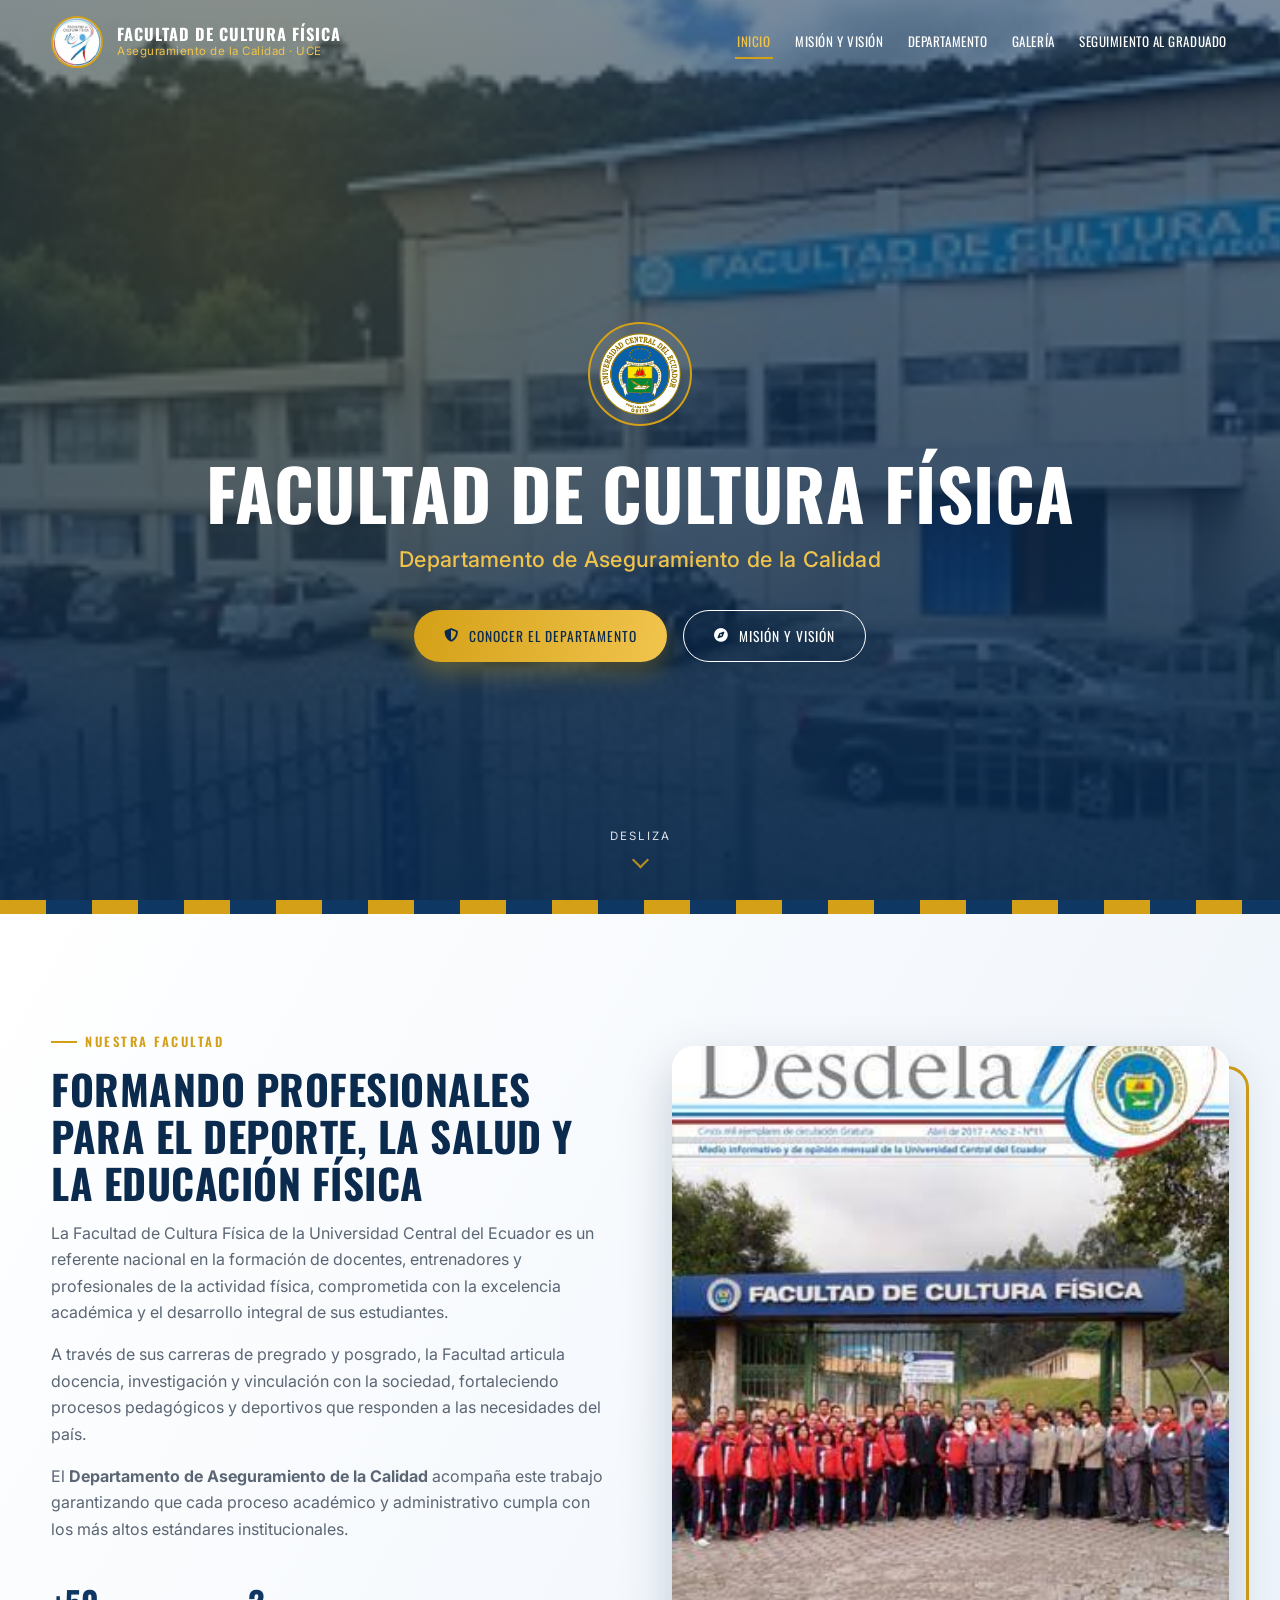
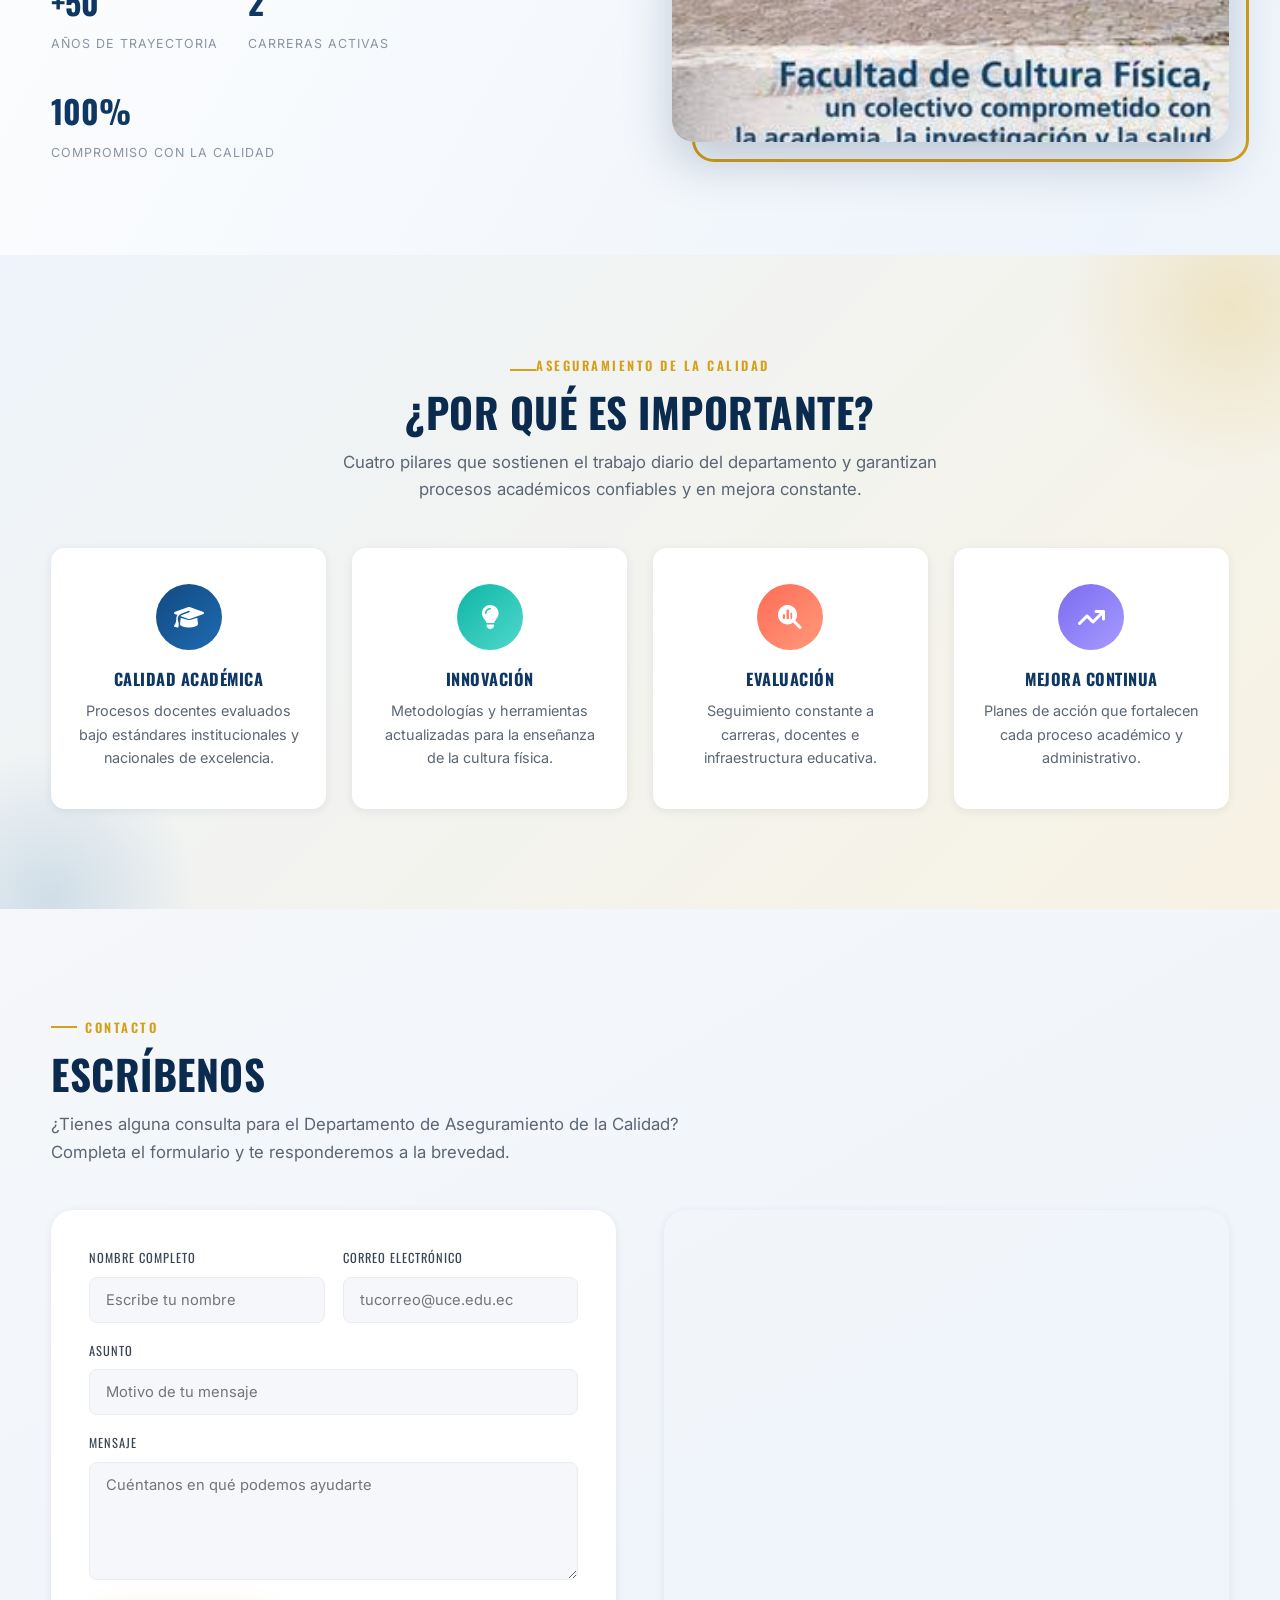
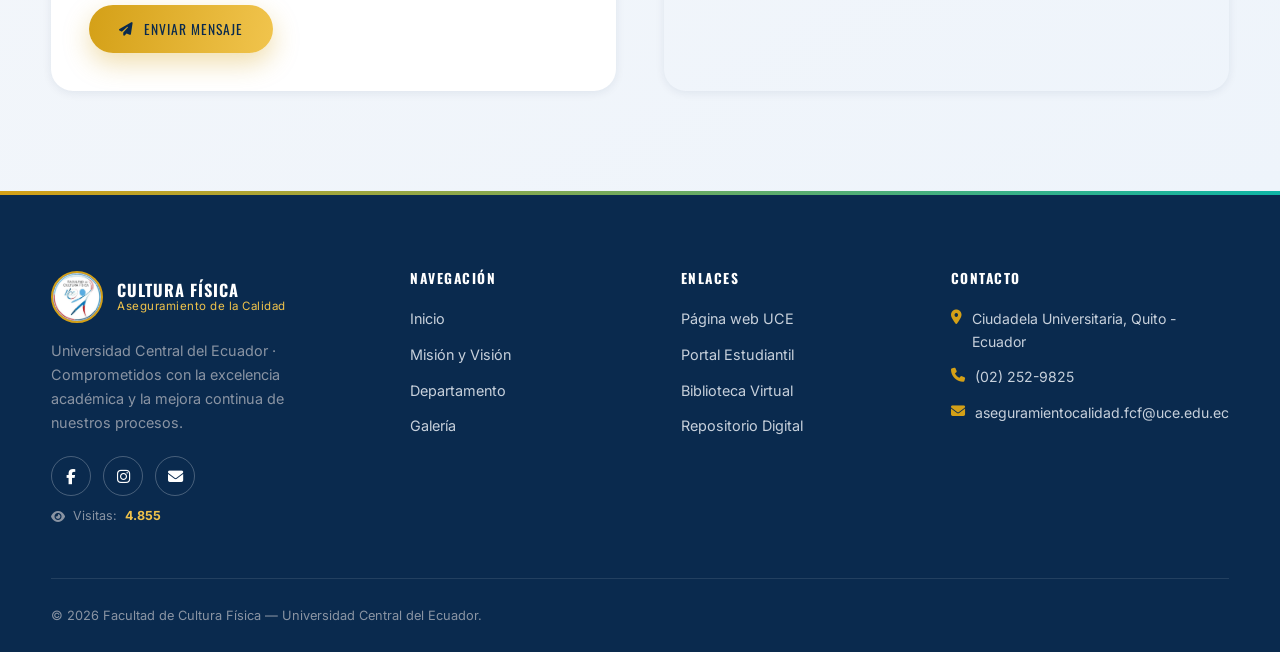
<file: index.html>
<!DOCTYPE html>
<html lang="es">
<head>
<meta charset="UTF-8">
<meta name="viewport" content="width=device-width, initial-scale=1.0">
<title>Facultad de Cultura Física · Aseguramiento de la Calidad | UCE</title>
<meta name="description" content="Departamento de Aseguramiento de la Calidad de la Facultad de Cultura Física - Universidad Central del Ecuador.">
<link rel="preconnect" href="https://fonts.googleapis.com">
<link rel="stylesheet" href="style.css">
<link rel="stylesheet" href="https://cdnjs.cloudflare.com/ajax/libs/font-awesome/6.5.1/css/all.min.css">
</head>
<body>

<!-- ===== LOADER ===== -->
<div id="loader">
  <div class="loader-track"></div>
  <div class="loader-text">Cargando…</div>
</div>

<!-- ===== HEADER ===== -->
<header class="site-header" id="siteHeader">
  <div class="container">
    <a href="index.html" class="brand">
      <div class="logo-slot">
        <img src="images/images.jpg" alt="Logo Facultad de Cultura Física">
      </div>
      <div class="brand-text">
        <strong>Facultad de Cultura Física</strong>
        <span>Aseguramiento de la Calidad · UCE</span>
      </div>
    </a>
    <nav class="nav-links" id="navLinks">
      <a href="index.html" class="active">Inicio</a>
      <a href="mision-vision.html">Misión y Visión</a>
      <a href="departamento.html">Departamento</a>
      <a href="galeria.html">Galería</a>
      <a href="seguimiento.html">Seguimiento al graduado</a>
    </nav>
    <button class="nav-toggle" id="navToggle" aria-label="Abrir menú">
      <span></span><span></span><span></span>
    </button>
  </div>
</header>

<!-- ===== HERO ===== -->
<section class="hero" id="inicio">
  <div class="container hero-content">
    <div class="hero-badge"><img src="images/logo3.png" alt="Logo Facultad de Cultura Física - UCE"></div>
    <h1>Facultad de Cultura Física</h1>
    <h2>Departamento de Aseguramiento de la Calidad</h2>
    <div class="hero-cta">
      <a href="departamento.html" class="btn btn-primary"><i class="fa-solid fa-shield-halved"></i> Conocer el Departamento</a>
      <a href="mision-vision.html" class="btn btn-outline"><i class="fa-solid fa-compass"></i> Misión y Visión</a>
    </div>
  </div>
  <div class="hero-scroll">Desliza<div class="chevron"></div></div>
</section>

<div class="lane-divider"></div>

<!-- ===== INFO + IMAGEN ===== -->
<section class="split-section">
  <div class="container split-grid">
    <div class="split-text reveal">
      <span class="eyebrow">Nuestra Facultad</span>
      <h2 class="section-title">Formando profesionales para el deporte, la salud y la educación física</h2>
      <p>La Facultad de Cultura Física de la Universidad Central del Ecuador es un referente nacional en la formación de docentes, entrenadores y profesionales de la actividad física, comprometida con la excelencia académica y el desarrollo integral de sus estudiantes.</p>
      <p>A través de sus carreras de pregrado y posgrado, la Facultad articula docencia, investigación y vinculación con la sociedad, fortaleciendo procesos pedagógicos y deportivos que responden a las necesidades del país.</p>
      <p>El <strong>Departamento de Aseguramiento de la Calidad</strong> acompaña este trabajo garantizando que cada proceso académico y administrativo cumpla con los más altos estándares institucionales.</p>
      <div class="stat-row">
        <div class="stat-item"><strong>+50</strong><span>Años de trayectoria</span></div>
        <div class="stat-item"><strong>2</strong><span>Carreras activas</span></div>
        <div class="stat-item"><strong>100%</strong><span>Compromiso con la calidad</span></div>
      </div>
    </div>
    <div class="split-media reveal reveal-delay-2">
      <!-- IMAGEN [INDEX-02] — Instalaciones deportivas de la Facultad de Cultura Física. Guarda tu imagen descargada como "index-02.jpg" dentro de la carpeta images/ -->
      <img src="images/facultad.jpg" alt="Instalaciones deportivas de la Facultad de Cultura Física">
      <div class="frame-accent"></div>
    </div>
  </div>
</section>

<!-- ===== POR QUÉ ES IMPORTANTE ===== -->
<section class="why-section">
  <div class="container">
    <span class="eyebrow center" style="display:block;text-align:center;">Aseguramiento de la Calidad</span>
    <h2 class="section-title center">¿Por qué es importante?</h2>
    <p class="section-lead center">Cuatro pilares que sostienen el trabajo diario del departamento y garantizan procesos académicos confiables y en mejora constante.</p>
    <div class="why-grid">
      <div class="why-card reveal reveal-delay-1">
        <div class="why-icon"><i class="fa-solid fa-graduation-cap"></i></div>
        <h3>Calidad Académica</h3>
        <p>Procesos docentes evaluados bajo estándares institucionales y nacionales de excelencia.</p>
      </div>
      <div class="why-card reveal reveal-delay-2">
        <div class="why-icon"><i class="fa-solid fa-lightbulb"></i></div>
        <h3>Innovación</h3>
        <p>Metodologías y herramientas actualizadas para la enseñanza de la cultura física.</p>
      </div>
      <div class="why-card reveal reveal-delay-3">
        <div class="why-icon"><i class="fa-solid fa-magnifying-glass-chart"></i></div>
        <h3>Evaluación</h3>
        <p>Seguimiento constante a carreras, docentes e infraestructura educativa.</p>
      </div>
      <div class="why-card reveal reveal-delay-4">
        <div class="why-icon"><i class="fa-solid fa-arrow-trend-up"></i></div>
        <h3>Mejora Continua</h3>
        <p>Planes de acción que fortalecen cada proceso académico y administrativo.</p>
      </div>
    </div>
  </div>
</section>

<!-- ===== CONTACTO ===== -->
<section class="contact-section">
  <div class="container">
    <span class="eyebrow">Contacto</span>
    <h2 class="section-title">Escríbenos</h2>
    <p class="section-lead">¿Tienes alguna consulta para el Departamento de Aseguramiento de la Calidad? Completa el formulario y te responderemos a la brevedad.</p>
    <div class="contact-grid">
      <form class="contact-form" id="contactForm">
        <div class="row2">
          <div class="field">
            <label for="nombre">Nombre completo</label>
            <input type="text" id="nombre" placeholder="Escribe tu nombre" required>
          </div>
          <div class="field">
            <label for="correo">Correo electrónico</label>
            <input type="email" id="correo" placeholder="tucorreo@uce.edu.ec" required>
          </div>
        </div>
        <div class="field">
          <label for="asunto">Asunto</label>
          <input type="text" id="asunto" placeholder="Motivo de tu mensaje" required>
        </div>
        <div class="field">
          <label for="mensaje">Mensaje</label>
          <textarea id="mensaje" rows="5" placeholder="Cuéntanos en qué podemos ayudarte" required></textarea>
        </div>
        <button type="submit" class="btn btn-primary" style="justify-self:start;">
          <i class="fa-solid fa-paper-plane"></i> Enviar mensaje
        </button>
        <p class="form-msg" id="formMsg"></p>
      </form>
      <div class="map-slot">
        <!-- Reemplazar el src por el enlace de Google Maps de la Facultad -->
        <iframe src="https://www.google.com/maps?q=Facultad%20de%20Cultura%20Fisica%20UCE%20Quito&output=embed" allowfullscreen="" loading="lazy" title="Ubicación Facultad de Cultura Física UCE"></iframe>
      </div>
    </div>
  </div>
</section>

<!-- ===== FOOTER ===== -->
<footer class="site-footer">
  <div class="container">
    <div class="footer-grid">
      <div class="footer-brand">
        <a href="index.html" class="brand">
          <div class="logo-slot"><img src="images/images.jpg" alt="Logo Facultad de Cultura Física"></div>
          <div class="brand-text">
            <strong style="color:#fff;">Cultura Física</strong>
            <span>Aseguramiento de la Calidad</span>
          </div>
        </a>
        <p>Universidad Central del Ecuador · Comprometidos con la excelencia académica y la mejora continua de nuestros procesos.</p>
        <div class="footer-social">
          <a href="https://facebook.com" target="_blank" rel="noopener" aria-label="Facebook"><i class="fa-brands fa-facebook-f"></i></a>
          <a href="https://instagram.com" target="_blank" rel="noopener" aria-label="Instagram"><i class="fa-brands fa-instagram"></i></a>
          <a href="mailto:aseguramientocalidad.fcf@uce.edu.ec" aria-label="Correo"><i class="fa-solid fa-envelope"></i></a>
        </div>
        <div class="visit-counter"><i class="fa-solid fa-eye"></i> Visitas: <strong id="visitCount">0</strong></div>
      </div>

      <div class="footer-col">
        <h4>NAVEGACIÓN</h4>
        <ul>
          <li><a href="index.html">Inicio</a></li>
          <li><a href="mision-vision.html">Misión y Visión</a></li>
          <li><a href="departamento.html">Departamento</a></li>
          <li><a href="galeria.html">Galería</a></li>
        </ul>
      </div>

      <div class="footer-col">
        <h4>ENLACES</h4>
        <ul>
          <li><a href="https://www.uce.edu.ec" target="_blank" rel="noopener">Página web UCE</a></li>
          <li><a href="#">Portal Estudiantil</a></li>
          <li><a href="#">Biblioteca Virtual</a></li>
          <li><a href="#">Repositorio Digital</a></li>
        </ul>
      </div>

      <div class="footer-col">
        <h4>CONTACTO</h4>
        <ul class="footer-contact">
          <li><i class="fa-solid fa-location-dot"></i> Ciudadela Universitaria, Quito - Ecuador</li>
          <li><i class="fa-solid fa-phone"></i> (02) 252-9825</li>
          <li><i class="fa-solid fa-envelope"></i> aseguramientocalidad.fcf@uce.edu.ec</li>
        </ul>
      </div>
    </div>

    <div class="footer-bottom">
      <span>© 2026 Facultad de Cultura Física — Universidad Central del Ecuador.</span>
    </div>
  </div>
</footer>

<button class="to-top" id="toTop" aria-label="Volver arriba"><i class="fa-solid fa-arrow-up"></i></button>

<script src="script.js"></script>
</body>
</html>
</file>
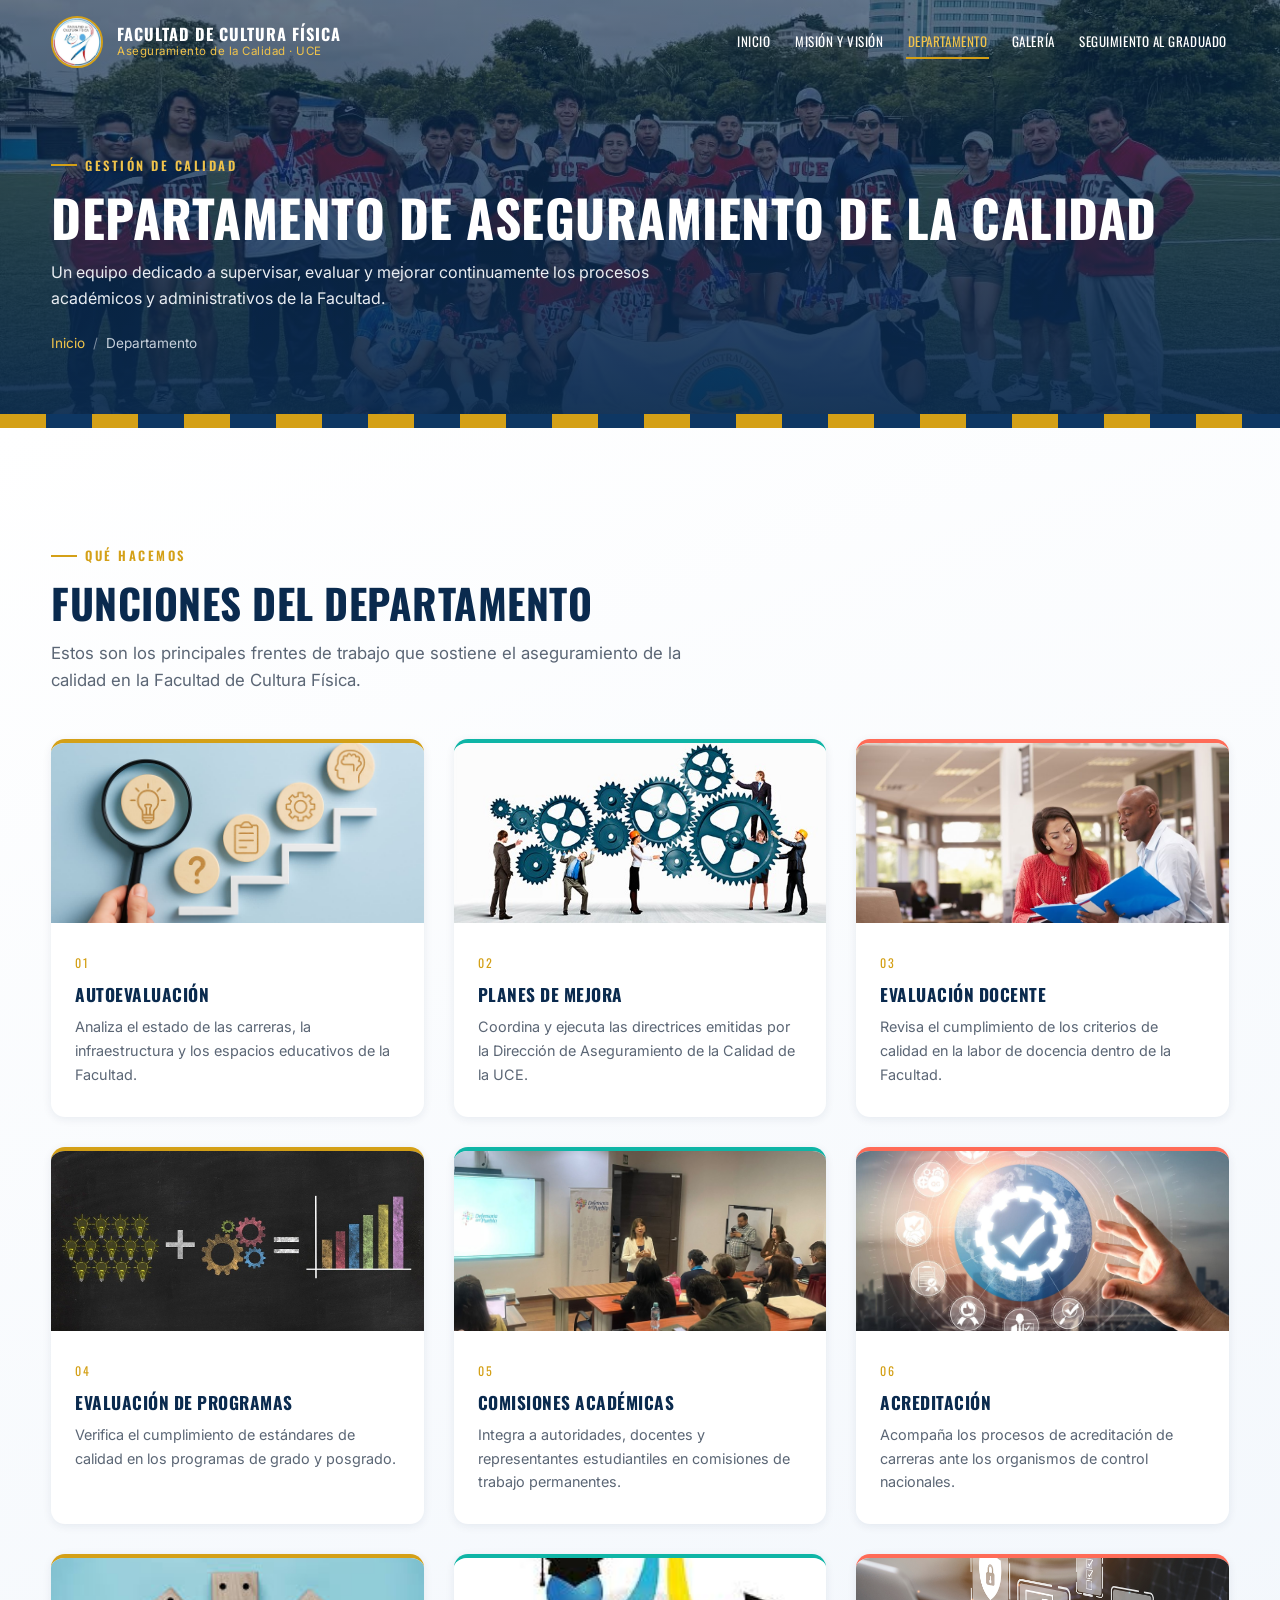
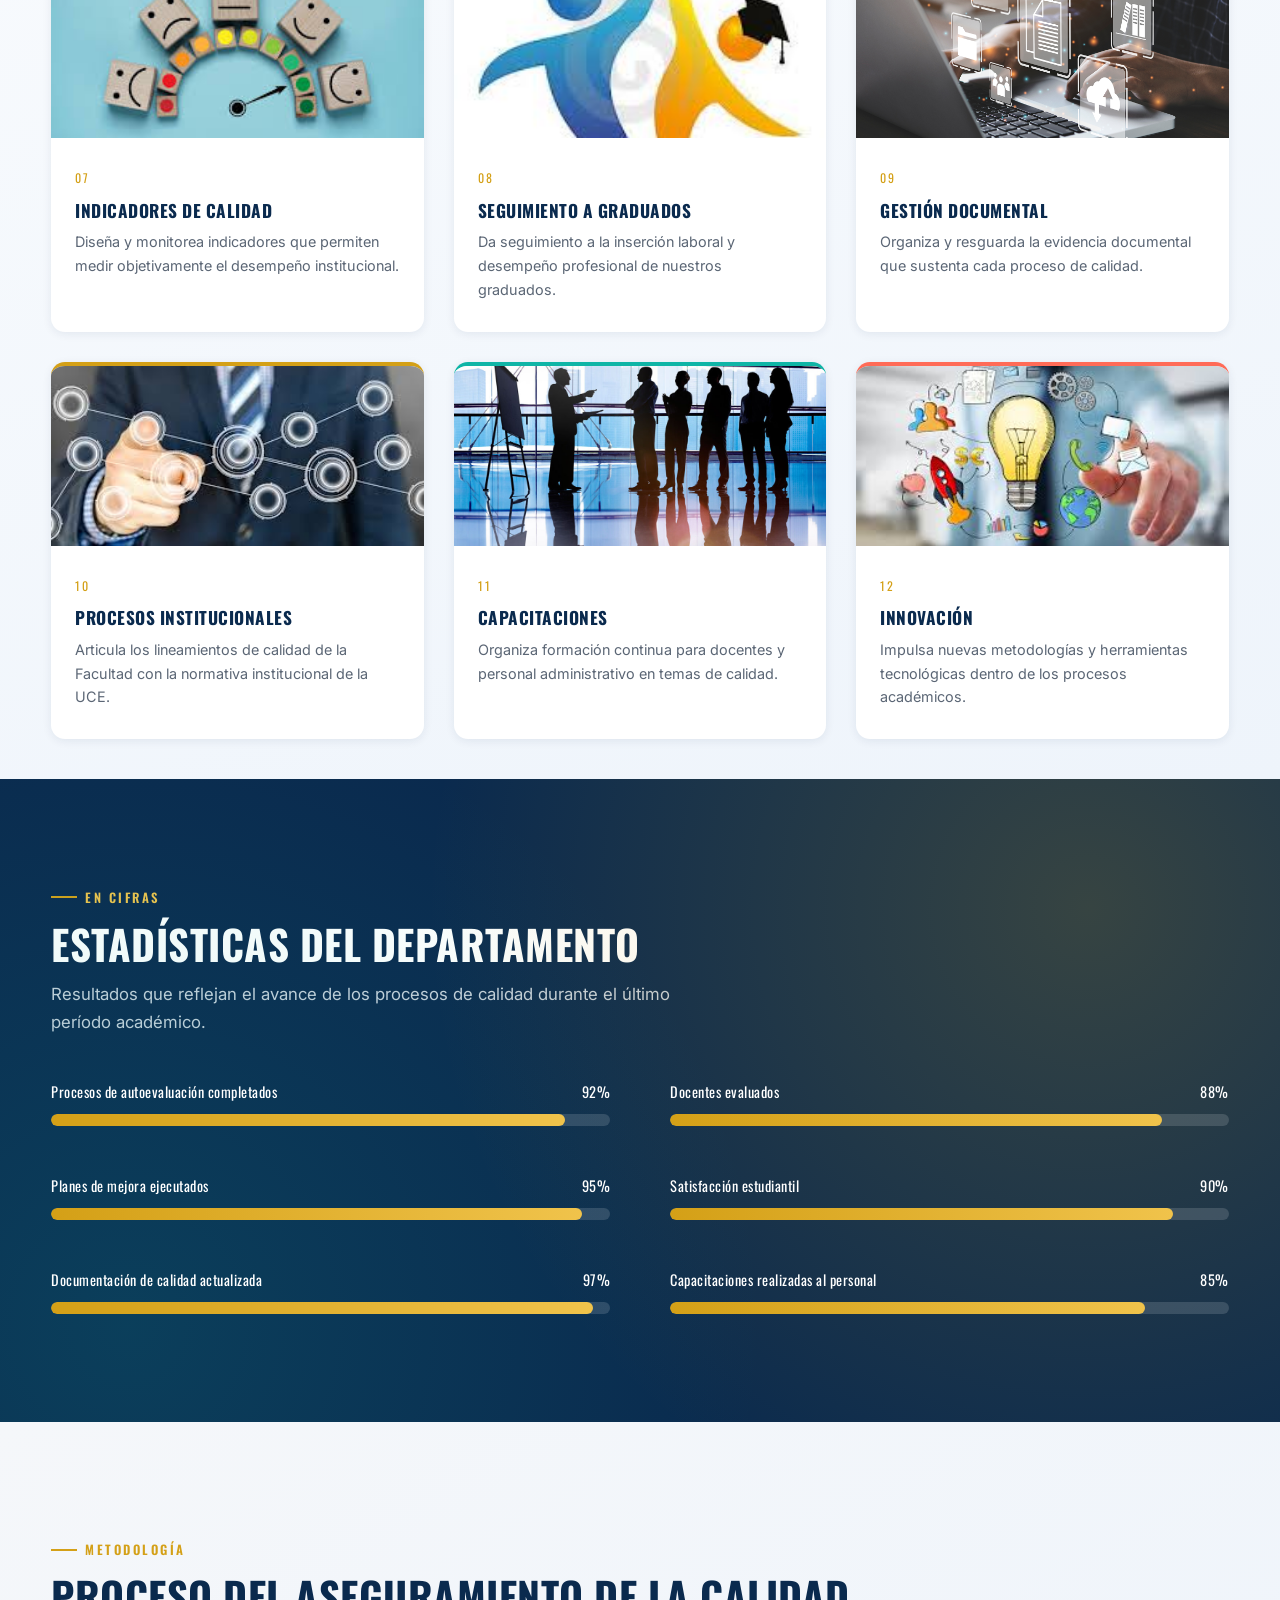
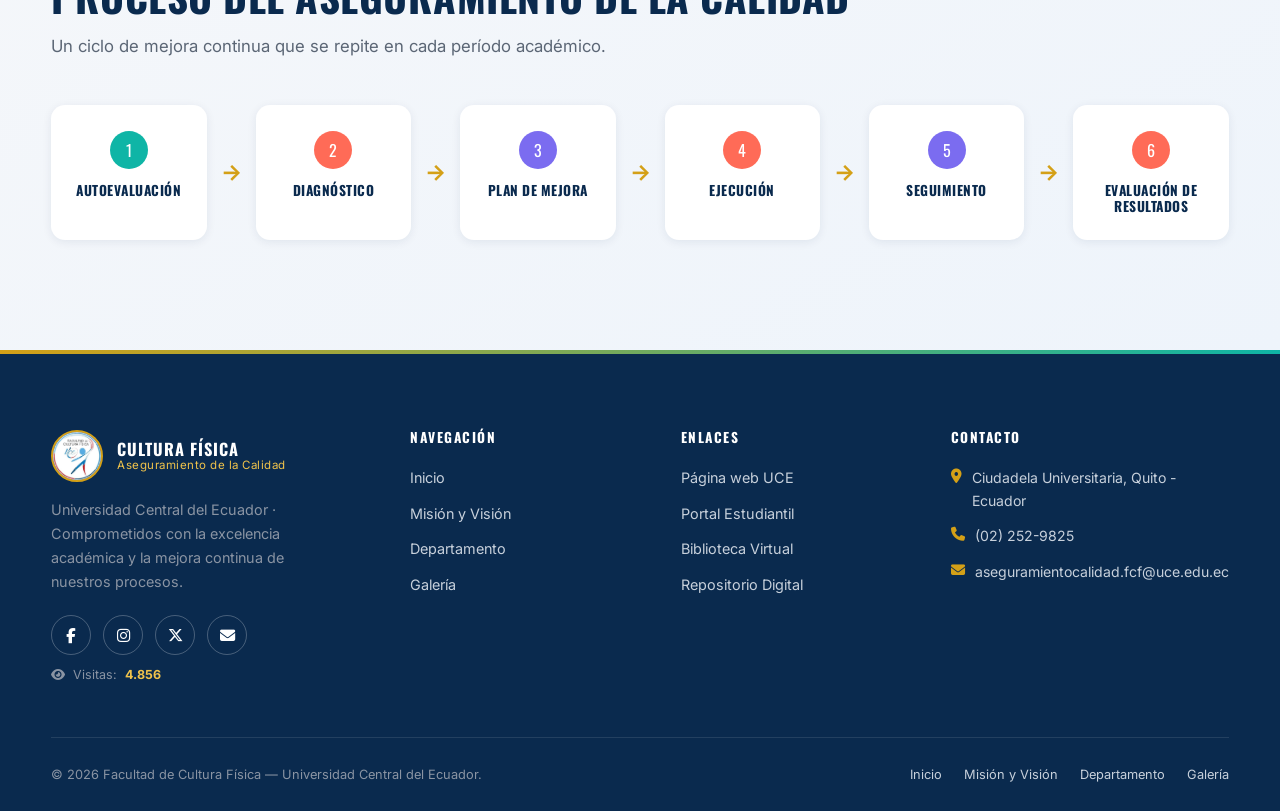
<file: departamento.html>
<!DOCTYPE html>
<html lang="es">
<head>
<meta charset="UTF-8">
<meta name="viewport" content="width=device-width, initial-scale=1.0">
<title>Departamento de Aseguramiento de la Calidad | Facultad de Cultura Física - UCE</title>
<link rel="stylesheet" href="style.css">
<link rel="stylesheet" href="https://cdnjs.cloudflare.com/ajax/libs/font-awesome/6.5.1/css/all.min.css">
</head>
<body>

<div id="loader">
  <div class="loader-track"></div>
  <div class="loader-text">Cargando…</div>
</div>

<header class="site-header" id="siteHeader">
  <div class="container">
    <a href="index.html" class="brand">
      <div class="logo-slot"><img src="images/images.jpg" alt="Logo Facultad de Cultura Física"></div>
      <div class="brand-text">
        <strong>Facultad de Cultura Física</strong>
        <span>Aseguramiento de la Calidad · UCE</span>
      </div>
    </a>
    <nav class="nav-links" id="navLinks">
      <a href="index.html">Inicio</a>
      <a href="mision-vision.html">Misión y Visión</a>
      <a href="departamento.html" class="active">Departamento</a>
      <a href="galeria.html">Galería</a>
      <a href="seguimiento.html">Seguimiento al graduado</a>
    </nav>
    <button class="nav-toggle" id="navToggle" aria-label="Abrir menú">
      <span></span><span></span><span></span>
    </button>
  </div>
</header>

<!-- ===== BANNER ===== -->
<section class="page-banner" style="background-image:linear-gradient(180deg, rgba(10,42,78,.62) 0%, rgba(10,42,78,.94) 100%), url('MISION Y VISION/dep.jpg');">
  <div class="container">
    <span class="eyebrow">Gestión de calidad</span>
    <h1>Departamento de Aseguramiento de la Calidad</h1>
    <p>Un equipo dedicado a supervisar, evaluar y mejorar continuamente los procesos académicos y administrativos de la Facultad.</p>
    <div class="breadcrumb"><a href="index.html">Inicio</a><span>/</span>Departamento</div>
  </div>
</section>

<div class="lane-divider"></div>

<!-- ===== FUNCIONES / SERVICIOS ===== -->
<section class="services-section">
  <div class="container">
    <span class="eyebrow">Qué hacemos</span>
    <h2 class="section-title">Funciones del Departamento</h2>
    <p class="section-lead">Estos son los principales frentes de trabajo que sostiene el aseguramiento de la calidad en la Facultad de Cultura Física.</p>

    <div class="services-grid">

      <div class="service-card reveal reveal-delay-1">
        <div class="service-media">
        <!-- IMAGEN [DEPARTAMENTO-01] — Autoevaluación institucional. Guarda tu imagen descargada como "departamento-01.jpg" dentro de la carpeta images/ -->
        <img src="Departamento/Autoevaluacion.jpg" alt="Autoevaluación institucional">
        </div>
        <div class="service-body">
          <span class="service-num">01</span>
          <h3>Autoevaluación</h3>
          <p>Analiza el estado de las carreras, la infraestructura y los espacios educativos de la Facultad.</p>
        </div>
      </div>

      <div class="service-card reveal reveal-delay-2">
        <div class="service-media">
        <!-- IMAGEN [DEPARTAMENTO-02] — Planes de mejora. Guarda tu imagen descargada como "departamento-02.jpg" dentro de la carpeta images/ -->
        <img src="Departamento/Plan de mejora.jpg" alt="Planes de mejora">
        </div>
        <div class="service-body">
          <span class="service-num">02</span>
          <h3>Planes de Mejora</h3>
          <p>Coordina y ejecuta las directrices emitidas por la Dirección de Aseguramiento de la Calidad de la UCE.</p>
        </div>
      </div>

      <div class="service-card reveal reveal-delay-3">
        <div class="service-media">
        <!-- IMAGEN [DEPARTAMENTO-03] — Evaluación docente. Guarda tu imagen descargada como "departamento-03.jpg" dentro de la carpeta images/ -->
        <img src="Departamento/Evaluacion docente.jpg" alt="Evaluación docente">
        </div>
        <div class="service-body">
          <span class="service-num">03</span>
          <h3>Evaluación Docente</h3>
          <p>Revisa el cumplimiento de los criterios de calidad en la labor de docencia dentro de la Facultad.</p>
        </div>
      </div>

      <div class="service-card reveal reveal-delay-1">
        <div class="service-media">
        <!-- IMAGEN [DEPARTAMENTO-04] — Evaluación de programas de grado y posgrado. Guarda tu imagen descargada como "departamento-04.jpg" dentro de la carpeta images/ -->
        <img src="Departamento/Evaluacion programas.jpg" alt="Evaluación de programas de grado y posgrado">
        </div>
        <div class="service-body">
          <span class="service-num">04</span>
          <h3>Evaluación de Programas</h3>
          <p>Verifica el cumplimiento de estándares de calidad en los programas de grado y posgrado.</p>
        </div>
      </div>

      <div class="service-card reveal reveal-delay-2">
        <div class="service-media">
        <!-- IMAGEN [DEPARTAMENTO-05] — Participación interna en comisiones. Guarda tu imagen descargada como "departamento-05.jpg" dentro de la carpeta images/ -->
        <img src="Departamento/comisiones academicas.jpeg" alt="Participación interna en comisiones">
        </div>
        <div class="service-body">
          <span class="service-num">05</span>
          <h3>Comisiones Académicas</h3>
          <p>Integra a autoridades, docentes y representantes estudiantiles en comisiones de trabajo permanentes.</p>
        </div>
      </div>

      <div class="service-card reveal reveal-delay-3">
        <div class="service-media">
        <!-- IMAGEN [DEPARTAMENTO-06] — Acreditación de carreras. Guarda tu imagen descargada como "departamento-06.jpg" dentro de la carpeta images/ -->
        <img src="Departamento/acreditacion.jpg" alt="Acreditación de carreras">
        </div>
        <div class="service-body">
          <span class="service-num">06</span>
          <h3>Acreditación</h3>
          <p>Acompaña los procesos de acreditación de carreras ante los organismos de control nacionales.</p>
        </div>
      </div>

      <div class="service-card reveal reveal-delay-1">
        <div class="service-media">
        <!-- IMAGEN [DEPARTAMENTO-07] — Indicadores de calidad. Guarda tu imagen descargada como "departamento-07.jpg" dentro de la carpeta images/ -->
        <img src="Departamento/Indicadores de calidad.jpg" alt="Indicadores de calidad">
        </div>
        <div class="service-body">
          <span class="service-num">07</span>
          <h3>Indicadores de Calidad</h3>
          <p>Diseña y monitorea indicadores que permiten medir objetivamente el desempeño institucional.</p>
        </div>
      </div>

      <div class="service-card reveal reveal-delay-2">
        <div class="service-media">
        <!-- IMAGEN [DEPARTAMENTO-08] — Seguimiento a graduados. Guarda tu imagen descargada como "departamento-08.jpg" dentro de la carpeta images/ -->
        <img src="Departamento/seguimiento a graduados.jpg" alt="Seguimiento a graduados">
        </div>
        <div class="service-body">
          <span class="service-num">08</span>
          <h3>Seguimiento a Graduados</h3>
          <p>Da seguimiento a la inserción laboral y desempeño profesional de nuestros graduados.</p>
        </div>
      </div>

      <div class="service-card reveal reveal-delay-3">
        <div class="service-media">
        <!-- IMAGEN [DEPARTAMENTO-09] — Gestión documental. Guarda tu imagen descargada como "departamento-09.jpg" dentro de la carpeta images/ -->
        <img src="Departamento/Gestion documental.png" alt="Gestión documental">
        </div>
        <div class="service-body">
          <span class="service-num">09</span>
          <h3>Gestión Documental</h3>
          <p>Organiza y resguarda la evidencia documental que sustenta cada proceso de calidad.</p>
        </div>
      </div>

      <div class="service-card reveal reveal-delay-1">
        <div class="service-media">
        <!-- IMAGEN [DEPARTAMENTO-10] — Procesos institucionales. Guarda tu imagen descargada como "departamento-10.jpg" dentro de la carpeta images/ -->
        <img src="Departamento/Procesos institucionales.jpg" alt="Procesos institucionales">
        </div>
        <div class="service-body">
          <span class="service-num">10</span>
          <h3>Procesos Institucionales</h3>
          <p>Articula los lineamientos de calidad de la Facultad con la normativa institucional de la UCE.</p>
        </div>
      </div>

      <div class="service-card reveal reveal-delay-2">
        <div class="service-media">
        <!-- IMAGEN [DEPARTAMENTO-11] — Capacitaciones al personal docente. Guarda tu imagen descargada como "departamento-11.jpg" dentro de la carpeta images/ -->
        <img src="Departamento/capacitaciones.jpeg" alt="Capacitaciones al personal docente">
        </div>
        <div class="service-body">
          <span class="service-num">11</span>
          <h3>Capacitaciones</h3>
          <p>Organiza formación continua para docentes y personal administrativo en temas de calidad.</p>
        </div>
      </div>

      <div class="service-card reveal reveal-delay-3">
        <div class="service-media">
        <!-- IMAGEN [DEPARTAMENTO-12] — Innovación educativa. Guarda tu imagen descargada como "departamento-12.jpg" dentro de la carpeta images/ -->
        <img src="Departamento/innovacion.jpg" alt="Innovación educativa">
        </div>
        <div class="service-body">
          <span class="service-num">12</span>
          <h3>Innovación</h3>
          <p>Impulsa nuevas metodologías y herramientas tecnológicas dentro de los procesos académicos.</p>
        </div>
      </div>

    </div>
  </div>
</section>

<!-- ===== ESTADÍSTICAS ===== -->
<section class="stats-section">
  <div class="container">
    <span class="eyebrow">En cifras</span>
    <h2 class="section-title">Estadísticas del Departamento</h2>
    <p class="section-lead" style="color:#C7D0DB;">Resultados que reflejan el avance de los procesos de calidad durante el último período académico.</p>

    <div class="stats-grid">
      <div class="stat-bar-item">
        <div class="stat-bar-top"><span>Procesos de autoevaluación completados</span><span>92%</span></div>
        <div class="stat-bar-track"><div class="stat-bar-fill" data-value="92"></div></div>
      </div>
      <div class="stat-bar-item">
        <div class="stat-bar-top"><span>Docentes evaluados</span><span>88%</span></div>
        <div class="stat-bar-track"><div class="stat-bar-fill" data-value="88"></div></div>
      </div>
      <div class="stat-bar-item">
        <div class="stat-bar-top"><span>Planes de mejora ejecutados</span><span>95%</span></div>
        <div class="stat-bar-track"><div class="stat-bar-fill" data-value="95"></div></div>
      </div>
      <div class="stat-bar-item">
        <div class="stat-bar-top"><span>Satisfacción estudiantil</span><span>90%</span></div>
        <div class="stat-bar-track"><div class="stat-bar-fill" data-value="90"></div></div>
      </div>
      <div class="stat-bar-item">
        <div class="stat-bar-top"><span>Documentación de calidad actualizada</span><span>97%</span></div>
        <div class="stat-bar-track"><div class="stat-bar-fill" data-value="97"></div></div>
      </div>
      <div class="stat-bar-item">
        <div class="stat-bar-top"><span>Capacitaciones realizadas al personal</span><span>85%</span></div>
        <div class="stat-bar-track"><div class="stat-bar-fill" data-value="85"></div></div>
      </div>
    </div>
  </div>
</section>

<!-- ===== DIAGRAMA DE PROCESO ===== -->
<section class="process-section">
  <div class="container">
    <span class="eyebrow">Metodología</span>
    <h2 class="section-title">Proceso del Aseguramiento de la Calidad</h2>
    <p class="section-lead">Un ciclo de mejora continua que se repite en cada período académico.</p>

    <div class="process-flow">
      <div class="process-step reveal reveal-delay-1">
        <div class="p-num">1</div>
        <h4>Autoevaluación</h4>
      </div>
      <div class="process-arrow">→</div>
      <div class="process-step reveal reveal-delay-2">
        <div class="p-num">2</div>
        <h4>Diagnóstico</h4>
      </div>
      <div class="process-arrow">→</div>
      <div class="process-step reveal reveal-delay-3">
        <div class="p-num">3</div>
        <h4>Plan de Mejora</h4>
      </div>
      <div class="process-arrow">→</div>
      <div class="process-step reveal reveal-delay-4">
        <div class="p-num">4</div>
        <h4>Ejecución</h4>
      </div>
      <div class="process-arrow">→</div>
      <div class="process-step reveal reveal-delay-1">
        <div class="p-num">5</div>
        <h4>Seguimiento</h4>
      </div>
      <div class="process-arrow">→</div>
      <div class="process-step reveal reveal-delay-2">
        <div class="p-num">6</div>
        <h4>Evaluación de Resultados</h4>
      </div>
    </div>
  </div>
</section>

<!-- ===== FOOTER ===== -->
<footer class="site-footer">
  <div class="container">
    <div class="footer-grid">
      <div class="footer-brand">
        <a href="index.html" class="brand">
          <div class="logo-slot"><img src="images/images.jpg" alt="Logo Facultad de Cultura Física"></div>
          <div class="brand-text">
            <strong style="color:#fff;">Cultura Física</strong>
            <span>Aseguramiento de la Calidad</span>
          </div>
        </a>
        <p>Universidad Central del Ecuador · Comprometidos con la excelencia académica y la mejora continua de nuestros procesos.</p>
        <div class="footer-social">
          <a href="https://facebook.com" target="_blank" rel="noopener" aria-label="Facebook"><i class="fa-brands fa-facebook-f"></i></a>
          <a href="https://instagram.com" target="_blank" rel="noopener" aria-label="Instagram"><i class="fa-brands fa-instagram"></i></a>
          <a href="https://x.com" target="_blank" rel="noopener" aria-label="X"><i class="fa-brands fa-x-twitter"></i></a>
          <a href="mailto:aseguramientocalidad.fcf@uce.edu.ec" aria-label="Correo"><i class="fa-solid fa-envelope"></i></a>
        </div>
        <div class="visit-counter"><i class="fa-solid fa-eye"></i> Visitas: <strong id="visitCount">0</strong></div>
      </div>

      <div class="footer-col">
        <h4>NAVEGACIÓN</h4>
        <ul>
          <li><a href="index.html">Inicio</a></li>
          <li><a href="mision-vision.html">Misión y Visión</a></li>
          <li><a href="departamento.html">Departamento</a></li>
          <li><a href="galeria.html">Galería</a></li>
        </ul>
      </div>

      <div class="footer-col">
        <h4>ENLACES</h4>
        <ul>
          <li><a href="https://www.uce.edu.ec" target="_blank" rel="noopener">Página web UCE</a></li>
          <li><a href="#">Portal Estudiantil</a></li>
          <li><a href="#">Biblioteca Virtual</a></li>
          <li><a href="#">Repositorio Digital</a></li>
        </ul>
      </div>

      <div class="footer-col">
        <h4>CONTACTO</h4>
        <ul class="footer-contact">
          <li><i class="fa-solid fa-location-dot"></i> Ciudadela Universitaria, Quito - Ecuador</li>
          <li><i class="fa-solid fa-phone"></i> (02) 252-9825</li>
          <li><i class="fa-solid fa-envelope"></i> aseguramientocalidad.fcf@uce.edu.ec</li>
        </ul>
      </div>
    </div>

    <div class="footer-bottom">
      <span>© 2026 Facultad de Cultura Física — Universidad Central del Ecuador.</span>
      <nav class="footer-bottom-nav">
        <a href="index.html">Inicio</a>
        <a href="mision-vision.html">Misión y Visión</a>
        <a href="departamento.html">Departamento</a>
        <a href="galeria.html">Galería</a>
      </nav>
    </div>
  </div>
</footer>

<button class="to-top" id="toTop" aria-label="Volver arriba"><i class="fa-solid fa-arrow-up"></i></button>

<script src="script.js"></script>
</body>
</html>
</file>
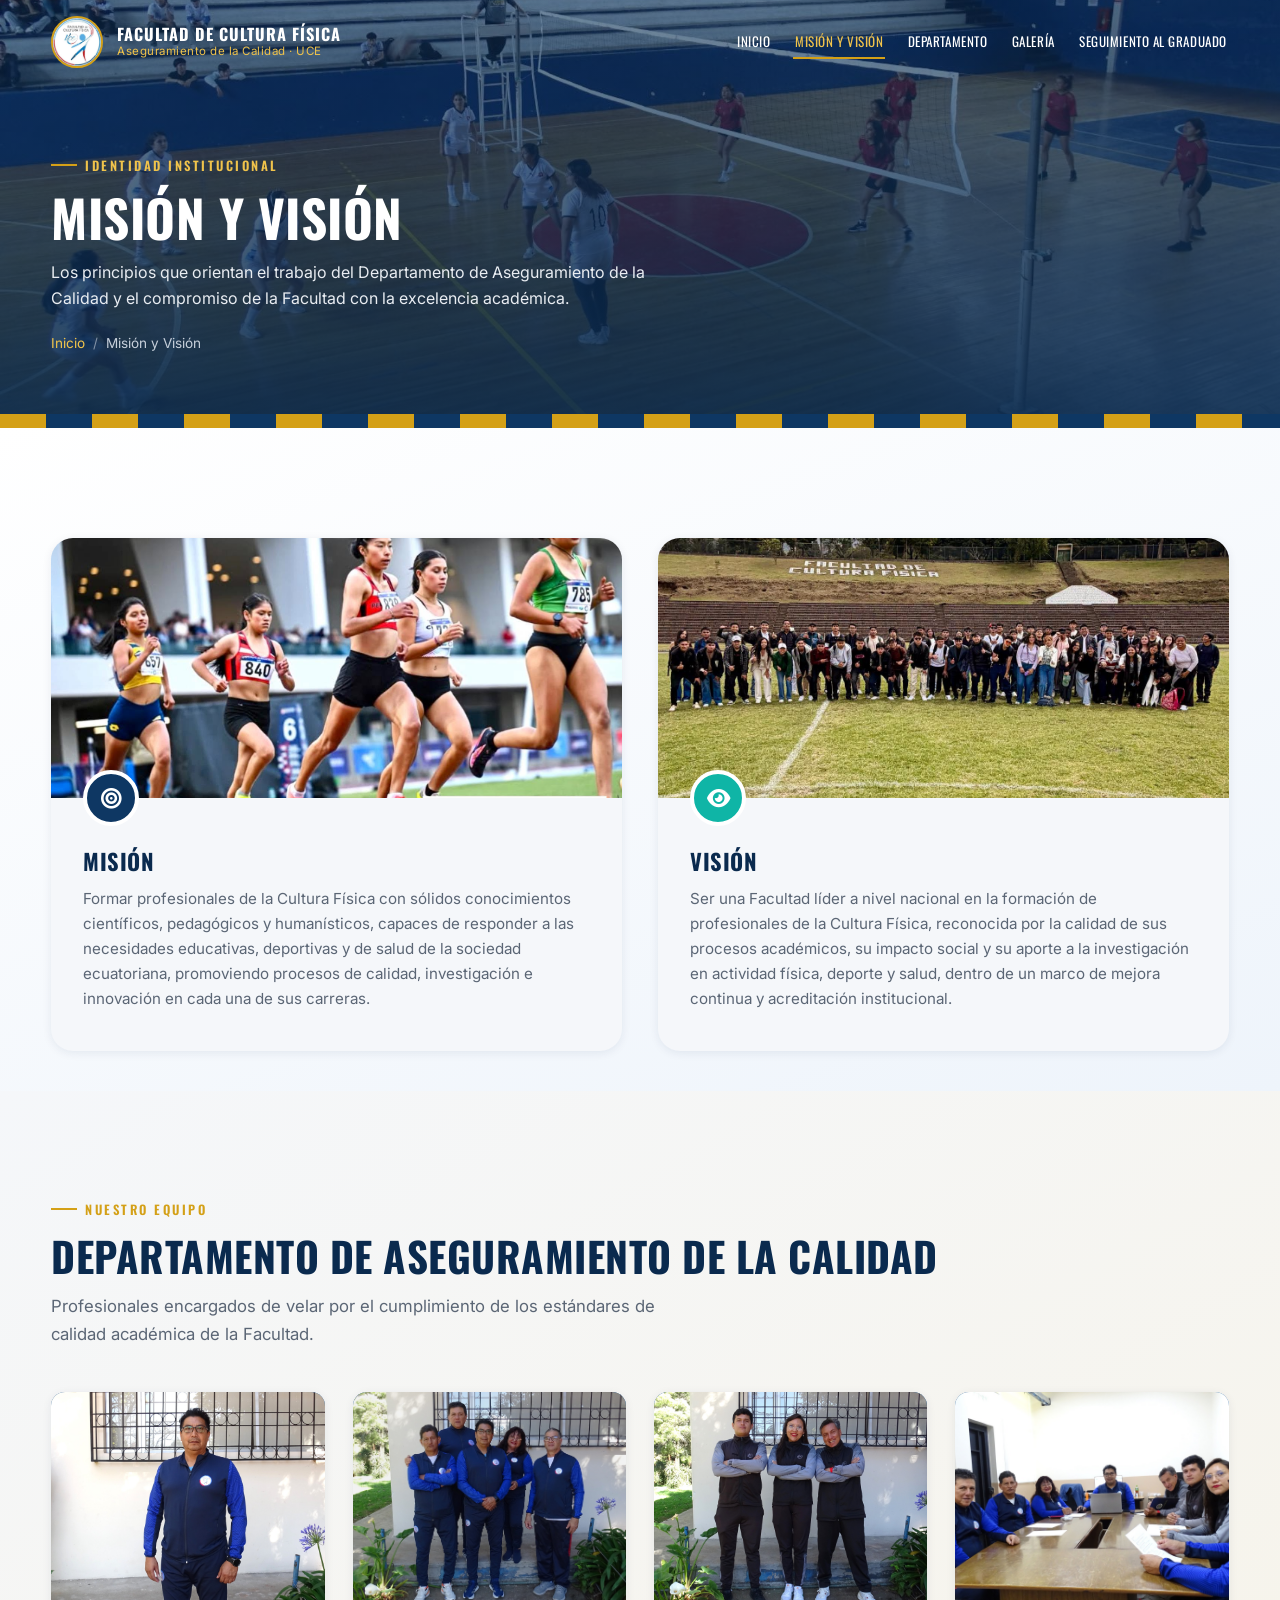
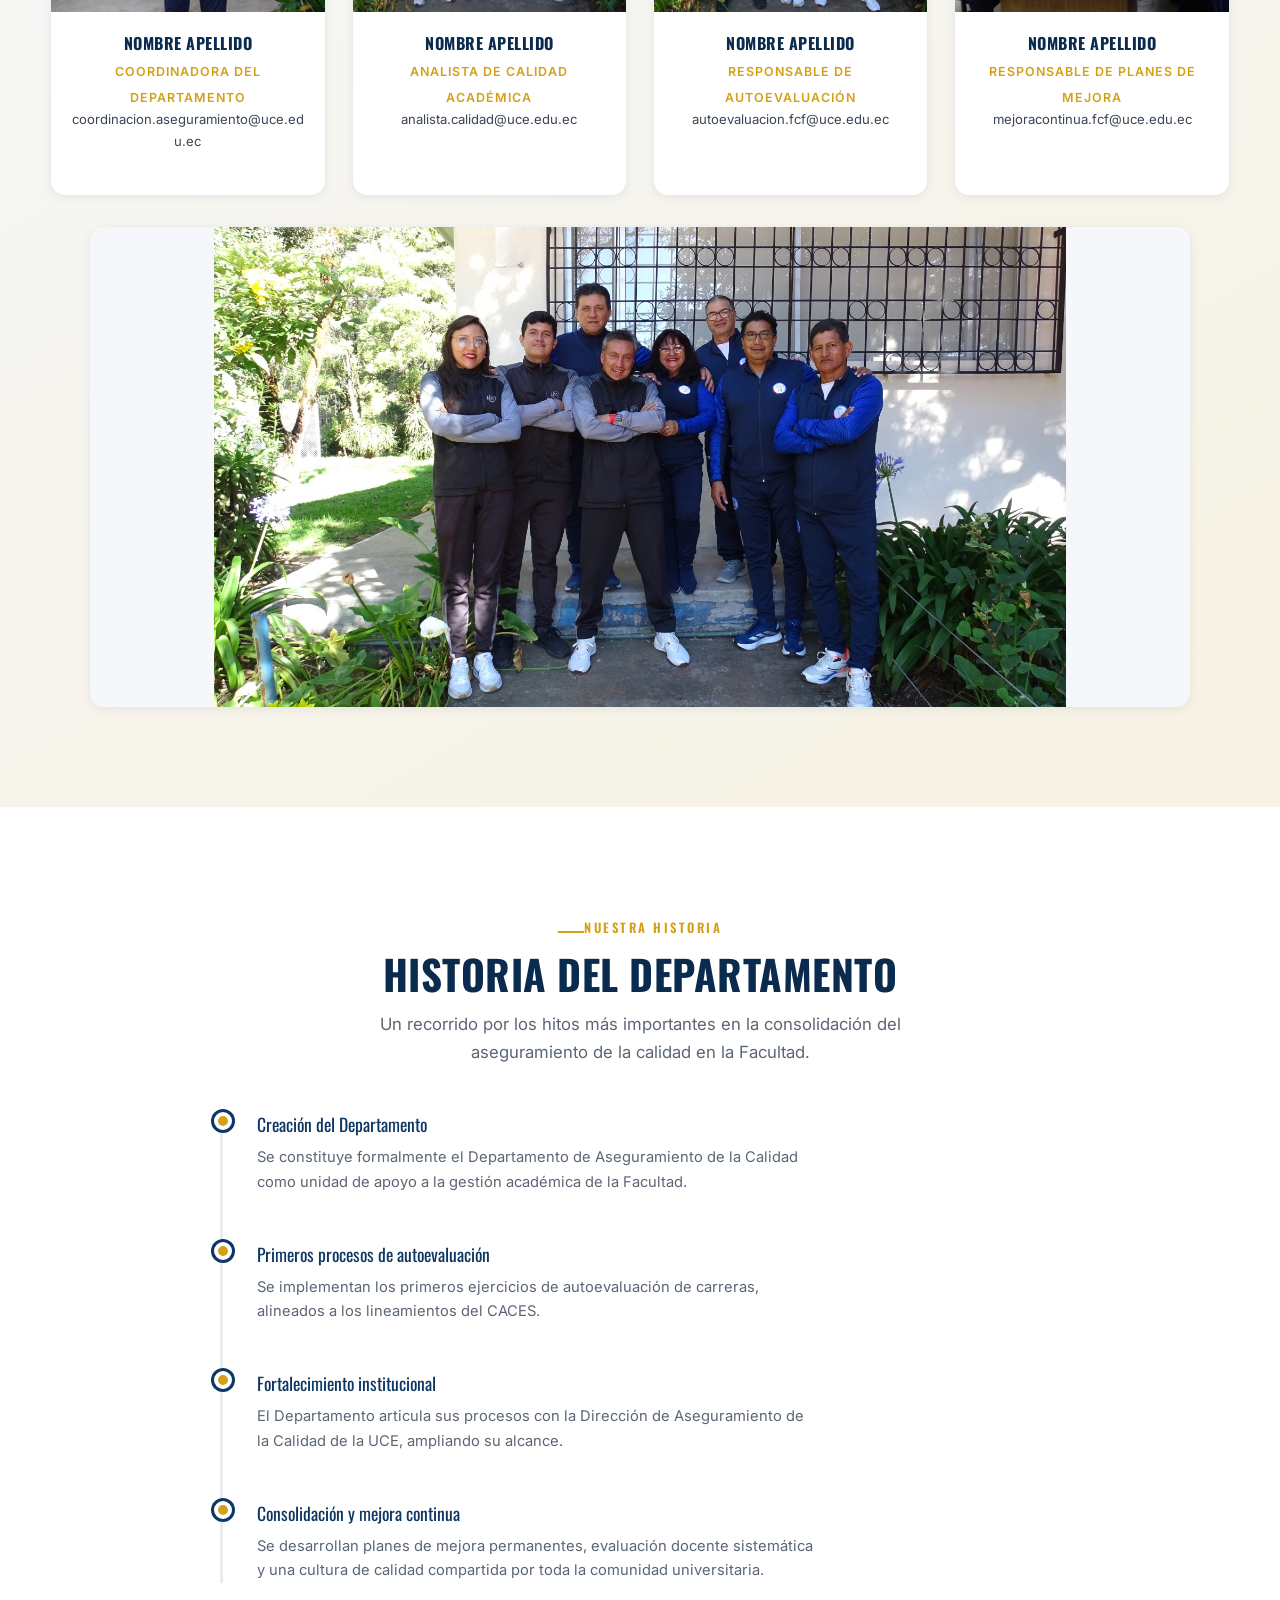
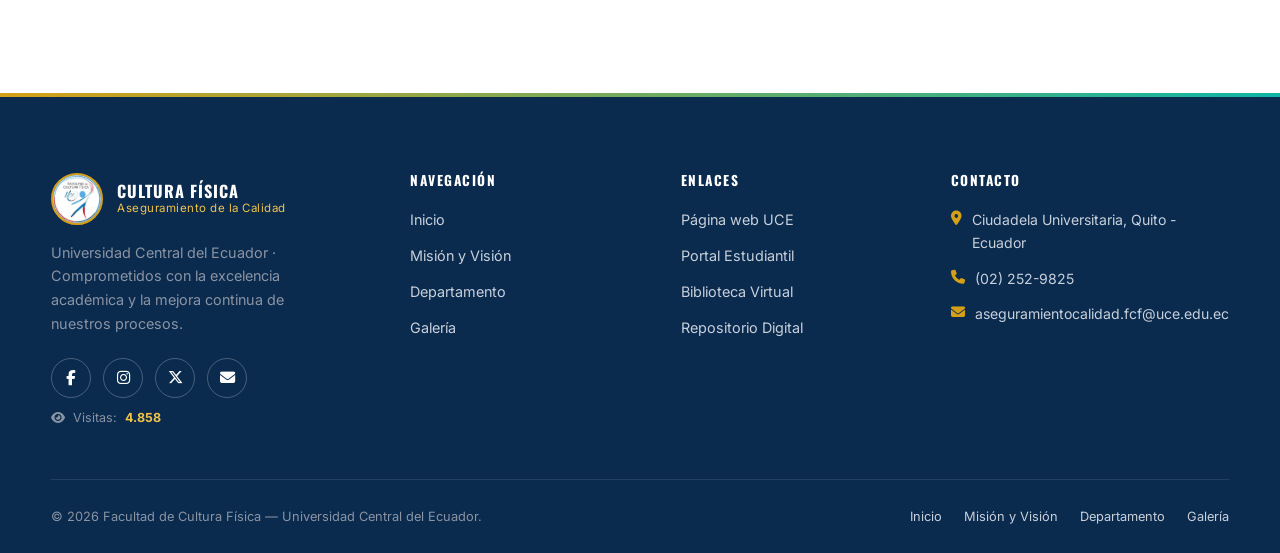
<file: mision-vision.html>
<!DOCTYPE html>
<html lang="es">
<head>
<meta charset="UTF-8">
<meta name="viewport" content="width=device-width, initial-scale=1.0">
<title>Misión y Visión | Facultad de Cultura Física - UCE</title>
<link rel="stylesheet" href="style.css">
<link rel="stylesheet" href="https://cdnjs.cloudflare.com/ajax/libs/font-awesome/6.5.1/css/all.min.css">
</head>
<body>

<div id="loader">
  <div class="loader-track"></div>
  <div class="loader-text">Cargando…</div>
</div>

<header class="site-header" id="siteHeader">
  <div class="container">
    <a href="index.html" class="brand">
      <div class="logo-slot"><img src="images/images.jpg" alt="Logo Facultad de Cultura Física"></div>
      <div class="brand-text">
        <strong>Facultad de Cultura Física</strong>
        <span>Aseguramiento de la Calidad · UCE</span>
      </div>
    </a>
    <nav class="nav-links" id="navLinks">
      <a href="index.html">Inicio</a>
      <a href="mision-vision.html" class="active">Misión y Visión</a>
      <a href="departamento.html">Departamento</a>
      <a href="galeria.html">Galería</a>
      <a href="seguimiento.html">Seguimiento al graduado</a>
    </nav>
    <button class="nav-toggle" id="navToggle" aria-label="Abrir menú">
      <span></span><span></span><span></span>
    </button>
  </div>
</header>

<!-- ===== BANNER ===== -->
<section class="page-banner" style="background-image:linear-gradient(180deg, rgba(10,42,78,.55) 0%, rgba(10,42,78,.92) 100%), url('MISION Y VISION/mivi.jpg');">
  <div class="container">
    <span class="eyebrow">Identidad institucional</span>
    <h1>Misión y Visión</h1>
    <p>Los principios que orientan el trabajo del Departamento de Aseguramiento de la Calidad y el compromiso de la Facultad con la excelencia académica.</p>
    <div class="breadcrumb"><a href="index.html">Inicio</a><span>/</span>Misión y Visión</div>
  </div>
</section>

<div class="lane-divider"></div>

<!-- ===== MISIÓN Y VISIÓN ===== -->
<section class="mv-section">
  <div class="container">
    <div class="mv-grid">
      <div class="mv-card reveal reveal-delay-1">
        <!-- IMAGEN [MISION-VISION-01] — Estudiantes de la Facultad de Cultura Física en actividad práctica. Guarda tu imagen descargada como "mision-vision-01.jpg" dentro de la carpeta images/ -->
        <img src="MISION Y VISION/mision.jpg" alt="Estudiantes de la Facultad de Cultura Física en actividad práctica">
        <div class="mv-card-body">
          <div class="mv-icon"><i class="fa-solid fa-bullseye"></i></div>
          <h3>Misión</h3>
          <p>Formar profesionales de la Cultura Física con sólidos conocimientos científicos, pedagógicos y humanísticos, capaces de responder a las necesidades educativas, deportivas y de salud de la sociedad ecuatoriana, promoviendo procesos de calidad, investigación e innovación en cada una de sus carreras.</p>
        </div>
      </div>
      <div class="mv-card reveal reveal-delay-2">
        <!-- IMAGEN [MISION-VISION-02] — Estadio y campo deportivo de la Facultad. Guarda tu imagen descargada como "mision-vision-02.jpg" dentro de la carpeta images/ -->
        <img src="MISION Y VISION/vision.jpg" alt="Estadio y campo deportivo de la Facultad">
        <div class="mv-card-body">
          <div class="mv-icon"><i class="fa-solid fa-eye"></i></div>
          <h3>Visión</h3>
          <p>Ser una Facultad líder a nivel nacional en la formación de profesionales de la Cultura Física, reconocida por la calidad de sus procesos académicos, su impacto social y su aporte a la investigación en actividad física, deporte y salud, dentro de un marco de mejora continua y acreditación institucional.</p>
        </div>
      </div>
    </div>
  </div>
</section>

<!-- ===== EQUIPO ===== -->
<section class="team-section">
  <div class="container">
    <span class="eyebrow">Nuestro equipo</span>
    <h2 class="section-title">Departamento de Aseguramiento de la Calidad</h2>
    <p class="section-lead">Profesionales encargados de velar por el cumplimiento de los estándares de calidad académica de la Facultad.</p>

    <div class="team-grid">
      <div class="team-card reveal reveal-delay-1">
        <div class="team-photo">
        <!-- IMAGEN [MISION-VISION-03] — Coordinadora del Departamento de Aseguramiento de la Calidad. Guarda tu imagen descargada como "mision-vision-03.jpg" dentro de la carpeta images/ -->
        <img src="MISION Y VISION/presidenteaseguramiento.jpeg" alt="Coordinadora del Departamento de Aseguramiento de la Calidad">
        </div>
        <div class="team-info">
          <h4>Nombre Apellido</h4>
          <span class="team-role">Coordinadora del Departamento</span>
          <span class="team-mail">coordinacion.aseguramiento@uce.edu.ec</span>
        </div>
      </div>
      <div class="team-card reveal reveal-delay-2">
        <div class="team-photo">
        <!-- IMAGEN [MISION-VISION-04] — Analista de calidad académica. Guarda tu imagen descargada como "mision-vision-04.jpg" dentro de la carpeta images/ -->
        <img src="MISION Y VISION/asegu.jpeg" alt="Analista de calidad académica">
        </div>
        <div class="team-info">
          <h4>Nombre Apellido</h4>
          <span class="team-role">Analista de Calidad Académica</span>
          <span class="team-mail">analista.calidad@uce.edu.ec</span>
        </div>
      </div>
      <div class="team-card reveal reveal-delay-3">
        <div class="team-photo">
        <!-- IMAGEN [MISION-VISION-05] — Responsable de autoevaluación. Guarda tu imagen descargada como "mision-vision-05.jpg" dentro de la carpeta images/ -->
        <img src="MISION Y VISION/logi.jpeg" alt="Responsable de autoevaluación">
        </div>
        <div class="team-info">
          <h4>Nombre Apellido</h4>
          <span class="team-role">Responsable de Autoevaluación</span>
          <span class="team-mail">autoevaluacion.fcf@uce.edu.ec</span>
        </div>
      </div>
      <div class="team-card reveal reveal-delay-4">
        <div class="team-photo">
        <!-- IMAGEN [MISION-VISION-06] — Responsable de planes de mejora. Guarda tu imagen descargada como "mision-vision-06.jpg" dentro de la carpeta images/ -->
        <img src="MISION Y VISION/todos.jpeg" alt="Responsable de planes de mejora">
        </div>
        <div class="team-info">
          <h4>Nombre Apellido</h4>
          <span class="team-role">Responsable de Planes de Mejora</span>
          <span class="team-mail">mejoracontinua.fcf@uce.edu.ec</span>
        </div>
      </div>
    </div>

    <div class="team-poster reveal reveal-delay-4">
      <!-- IMAGEN [MISION-VISION-07] — Póster horizontal del equipo/departamento. Guarda tu imagen descargada como "mision-vision-07.jpg" dentro de la carpeta images/ -->
      <img src="MISION Y VISION/aseguramiento.jpeg" alt="Póster del Departamento de Aseguramiento de la Calidad">
    </div>
  </div>
</section>

<!-- ===== LÍNEA DE TIEMPO ===== -->
<section class="timeline-section">
  <div class="container">
    <span class="eyebrow center" style="display:block;text-align:center;">Nuestra historia</span>
    <h2 class="section-title center">Historia del Departamento</h2>
    <p class="section-lead center">Un recorrido por los hitos más importantes en la consolidación del aseguramiento de la calidad en la Facultad.</p>

    <div class="timeline">
      <div class="timeline-item reveal">
        <div class="timeline-year">Creación del Departamento</div>
        <p>Se constituye formalmente el Departamento de Aseguramiento de la Calidad como unidad de apoyo a la gestión académica de la Facultad.</p>
      </div>
      <div class="timeline-item reveal reveal-delay-1">
        <div class="timeline-year">Primeros procesos de autoevaluación</div>
        <p>Se implementan los primeros ejercicios de autoevaluación de carreras, alineados a los lineamientos del CACES.</p>
      </div>
      <div class="timeline-item reveal reveal-delay-2">
        <div class="timeline-year">Fortalecimiento institucional</div>
        <p>El Departamento articula sus procesos con la Dirección de Aseguramiento de la Calidad de la UCE, ampliando su alcance.</p>
      </div>
      <div class="timeline-item reveal reveal-delay-3">
        <div class="timeline-year">Consolidación y mejora continua</div>
        <p>Se desarrollan planes de mejora permanentes, evaluación docente sistemática y una cultura de calidad compartida por toda la comunidad universitaria.</p>
      </div>
    </div>
  </div>
</section>

<!-- ===== FOOTER ===== -->
<footer class="site-footer">
  <div class="container">
    <div class="footer-grid">
      <div class="footer-brand">
        <a href="index.html" class="brand">
          <div class="logo-slot"><img src="images/images.jpg" alt="Logo Facultad de Cultura Física"></div>
          <div class="brand-text">
            <strong style="color:#fff;">Cultura Física</strong>
            <span>Aseguramiento de la Calidad</span>
          </div>
        </a>
        <p>Universidad Central del Ecuador · Comprometidos con la excelencia académica y la mejora continua de nuestros procesos.</p>
        <div class="footer-social">
          <a href="https://facebook.com" target="_blank" rel="noopener" aria-label="Facebook"><i class="fa-brands fa-facebook-f"></i></a>
          <a href="https://instagram.com" target="_blank" rel="noopener" aria-label="Instagram"><i class="fa-brands fa-instagram"></i></a>
          <a href="https://x.com" target="_blank" rel="noopener" aria-label="X"><i class="fa-brands fa-x-twitter"></i></a>
          <a href="mailto:aseguramientocalidad.fcf@uce.edu.ec" aria-label="Correo"><i class="fa-solid fa-envelope"></i></a>
        </div>
        <div class="visit-counter"><i class="fa-solid fa-eye"></i> Visitas: <strong id="visitCount">0</strong></div>
      </div>

      <div class="footer-col">
        <h4>NAVEGACIÓN</h4>
        <ul>
          <li><a href="index.html">Inicio</a></li>
          <li><a href="mision-vision.html">Misión y Visión</a></li>
          <li><a href="departamento.html">Departamento</a></li>
          <li><a href="galeria.html">Galería</a></li>
        </ul>
      </div>

      <div class="footer-col">
        <h4>ENLACES</h4>
        <ul>
          <li><a href="https://www.uce.edu.ec" target="_blank" rel="noopener">Página web UCE</a></li>
          <li><a href="#">Portal Estudiantil</a></li>
          <li><a href="#">Biblioteca Virtual</a></li>
          <li><a href="#">Repositorio Digital</a></li>
        </ul>
      </div>

      <div class="footer-col">
        <h4>CONTACTO</h4>
        <ul class="footer-contact">
          <li><i class="fa-solid fa-location-dot"></i> Ciudadela Universitaria, Quito - Ecuador</li>
          <li><i class="fa-solid fa-phone"></i> (02) 252-9825</li>
          <li><i class="fa-solid fa-envelope"></i> aseguramientocalidad.fcf@uce.edu.ec</li>
        </ul>
      </div>
    </div>

    <div class="footer-bottom">
      <span>© 2026 Facultad de Cultura Física — Universidad Central del Ecuador.</span>
      <nav class="footer-bottom-nav">
        <a href="index.html">Inicio</a>
        <a href="mision-vision.html">Misión y Visión</a>
        <a href="departamento.html">Departamento</a>
        <a href="galeria.html">Galería</a>
      </nav>
    </div>
  </div>
</footer>

<button class="to-top" id="toTop" aria-label="Volver arriba"><i class="fa-solid fa-arrow-up"></i></button>

<script src="script.js"></script>
</body>
</html>
</file>
<file: style.css>
/* =========================================================
   FACULTAD DE CULTURA FÍSICA — UCE
   Departamento de Aseguramiento de la Calidad
   Sistema de diseño
   ========================================================= */

/* ---- Tipografía ---- */
@import url('https://fonts.googleapis.com/css2?family=Oswald:wght@400;500;600;700&family=Inter:wght@400;500;600;700;800&display=swap');

:root{
  /* Paleta institucional */
  --blue-900:#0A2A4E;
  --blue-800:#0E3763;
  --blue-700:#134A82;
  --blue-500:#1D6BB0;
  --blue-400:#3487CE;
  --gold:#D4A017;
  --gold-light:#F0C34B;
  --white:#FFFFFF;
  --gray-50:#F5F7FA;
  --gray-100:#E9EDF2;
  --gray-300:#C7D0DB;
  --gray-400:#8A94A3;
  --gray-600:#5B6675;
  --gray-700:#3A4553;
  --dark:#0F1720;

  --font-display:'Oswald', sans-serif;
  --font-body:'Inter', sans-serif;

  --radius-sm:8px;
  --radius-md:14px;
  --radius-lg:22px;

  --shadow-sm:0 2px 10px rgba(10,42,78,.08);
  --shadow-md:0 10px 30px rgba(10,42,78,.14);
  --shadow-lg:0 20px 50px rgba(10,42,78,.22);

  /* Acentos vivos para variedad visual */
  --accent-teal:#0FB5A6;
  --accent-teal-light:#4FD9CC;
  --accent-coral:#FF6B57;
  --accent-violet:#7B6CF0;

  --header-h:84px;
}

*,*::before,*::after{ box-sizing:border-box; margin:0; padding:0; }
html{ scroll-behavior:smooth; }
body{
  font-family:var(--font-body);
  color:var(--gray-700);
  background:var(--white);
  line-height:1.65;
  overflow-x:hidden;
}
img{ max-width:100%; display:block; }
a{ text-decoration:none; color:inherit; }
ul{ list-style:none; }
button{ font-family:inherit; cursor:pointer; border:none; background:none; }
section{ position:relative; }

h1,h2,h3,h4{
  font-family:var(--font-display);
  color:var(--blue-900);
  text-transform:uppercase;
  letter-spacing:.5px;
  line-height:1.15;
}

.container{
  width:min(1200px, 92%);
  margin-inline:auto;
}

.eyebrow{
  display:inline-flex;
  align-items:center;
  gap:8px;
  font-family:var(--font-display);
  font-size:.8rem;
  letter-spacing:2.5px;
  text-transform:uppercase;
  color:var(--gold);
  font-weight:600;
  margin-bottom:12px;
}
.eyebrow::before{
  content:"";
  width:26px; height:2px;
  background:var(--gold);
  display:inline-block;
}

.section-title{
  font-size:clamp(1.8rem, 3.2vw, 2.6rem);
  margin-bottom:14px;
}
.section-lead{
  color:var(--gray-600);
  font-size:1.05rem;
  max-width:640px;
  margin-bottom:44px;
}
.center{ text-align:center; margin-inline:auto; }

/* ---- Franja de carriles (motivo señal / pista atlética) ---- */
.lane-divider{
  height:14px;
  width:100%;
  background:repeating-linear-gradient(
    90deg,
    var(--gold) 0 46px,
    var(--blue-800) 46px 92px
  );
  background-size:184px 100%;
  position:relative;
  animation:laneScroll 7s linear infinite;
}
@keyframes laneScroll{
  from{ background-position:0 0; }
  to{ background-position:184px 0; }
}
.lane-divider::after{
  content:"";
  position:absolute; inset:0;
  background:linear-gradient(90deg, rgba(10,42,78,.0), rgba(10,42,78,.0));
}

/* ---- Loader inicial ---- */
#loader{
  position:fixed; inset:0; z-index:9999;
  background:linear-gradient(120deg, var(--blue-900), var(--blue-700), var(--blue-900));
  background-size:220% 220%;
  animation:gradientShift 3.5s ease infinite;
  display:flex; align-items:center; justify-content:center;
  transition:opacity .6s ease, visibility .6s ease;
}
@keyframes gradientShift{
  0%{ background-position:0% 50%; }
  50%{ background-position:100% 50%; }
  100%{ background-position:0% 50%; }
}
#loader.hide{ opacity:0; visibility:hidden; }
.loader-track{
  width:120px; height:6px; border-radius:6px;
  background:rgba(255,255,255,.15);
  overflow:hidden;
  position:relative;
}
.loader-track::after{
  content:"";
  position:absolute; left:-40%; top:0; bottom:0; width:40%;
  background:var(--gold);
  border-radius:6px;
  animation:loaderRun 1s ease-in-out infinite;
}
@keyframes loaderRun{
  0%{ left:-40%; }
  100%{ left:100%; }
}
.loader-text{
  position:absolute; margin-top:60px;
  font-family:var(--font-display);
  color:var(--white);
  letter-spacing:3px;
  font-size:.8rem;
  text-transform:uppercase;
}

/* ---- Header / navegación ---- */
.site-header{
  position:fixed; top:0; left:0; right:0; z-index:1000;
  height:var(--header-h);
  display:flex; align-items:center;
  background:transparent;
  transition:background .35s ease, box-shadow .35s ease, height .35s ease;
}
.site-header.solid{
  background:rgba(10,42,78,.96);
  backdrop-filter:blur(6px);
  box-shadow:var(--shadow-md);
  height:70px;
}
.site-header .container{
  display:flex; align-items:center; justify-content:space-between;
}
.brand{
  display:flex; align-items:center; gap:14px; color:var(--white);
}
.brand .logo-slot{
  width:52px; height:52px;
  border-radius:50%;
  background:var(--white);
  border:2px solid var(--gold);
  display:flex; align-items:center; justify-content:center;
  overflow:hidden;
  flex-shrink:0;
  animation:logoPulse 3s ease-in-out infinite;
}
@keyframes logoPulse{
  0%,100%{ box-shadow:0 0 0 0 rgba(212,160,23,.5); }
  50%{ box-shadow:0 0 0 9px rgba(212,160,23,0); }
}
.brand .logo-slot img{ width:100%; height:100%; object-fit:cover; }
.brand .logo-slot span{
  font-family:var(--font-display); font-weight:700; color:var(--blue-800); font-size:.7rem;
}
.brand-text{ line-height:1.2; }
.brand-text strong{
  display:block; font-family:var(--font-display);
  font-size:1.02rem; letter-spacing:1px; text-transform:uppercase;
}
.brand-text span{
  display:block; font-size:.72rem; color:var(--gold-light);
  letter-spacing:.5px;
}

.nav-links{
  display:flex; align-items:center; gap:2.2rem;
}
.nav-links a{
  position:relative;
  color:var(--white);
  font-family:var(--font-display);
  font-size:.9rem;
  letter-spacing:1px;
  text-transform:uppercase;
  padding:6px 2px;
}
.nav-links a::after{
  content:"";
  position:absolute; left:0; bottom:0; height:2px; width:0;
  background:var(--gold);
  transition:width .3s ease;
}
.nav-links a:hover::after,
.nav-links a.active::after{ width:100%; }
.nav-links a.active{ color:var(--gold-light); }

.nav-toggle{
  display:none;
  flex-direction:column; gap:5px;
  width:32px;
}
.nav-toggle span{
  height:2px; background:var(--white); border-radius:2px; transition:.3s;
}

@media (max-width:900px){
  .nav-toggle{ display:flex; }
  .nav-links{
    position:fixed; top:0; right:0; height:100vh; width:min(78vw,320px);
    background:var(--blue-900);
    flex-direction:column; align-items:flex-start;
    padding:110px 32px 40px;
    gap:1.6rem;
    transform:translateX(100%);
    transition:transform .4s ease;
    box-shadow:var(--shadow-lg);
  }
  .nav-links.open{ transform:translateX(0); }
  .nav-links a{ font-size:1.05rem; }
}

/* ---- Botón flotante subir arriba ---- */
.to-top{
  position:fixed; right:26px; bottom:26px; z-index:900;
  width:52px; height:52px; border-radius:50%;
  background:var(--gold);
  color:var(--blue-900);
  display:flex; align-items:center; justify-content:center;
  font-size:1.2rem; font-weight:700;
  box-shadow:var(--shadow-md);
  opacity:0; visibility:hidden; transform:translateY(12px);
  transition:.3s ease;
}
.to-top.show{
  opacity:1; visibility:visible; transform:translateY(0);
  animation:toTopFloat 2.6s ease-in-out infinite;
}
.to-top:hover{ background:var(--gold-light); animation-play-state:paused; }
@keyframes toTopFloat{
  0%,100%{ transform:translateY(0); }
  50%{ transform:translateY(-7px); }
}

/* ---- Botones generales ---- */
.btn{
  display:inline-flex; align-items:center; gap:10px;
  padding:14px 30px;
  border-radius:999px;
  font-family:var(--font-display);
  letter-spacing:1px;
  text-transform:uppercase;
  font-size:.85rem;
  transition:.3s ease;
}
.btn-primary{
  background:linear-gradient(100deg, var(--gold) 0%, var(--gold-light) 45%, var(--gold) 100%);
  background-size:220% 100%;
  color:var(--blue-900);
  box-shadow:0 10px 26px rgba(212,160,23,.35);
  animation:shimmer 4s ease-in-out infinite;
}
.btn-primary:hover{ background-position:100% 0; transform:translateY(-3px); box-shadow:0 14px 32px rgba(212,160,23,.5); }
@keyframes shimmer{
  0%,100%{ background-position:0% 0; }
  50%{ background-position:100% 0; }
}
.btn-outline{
  border:1.5px solid var(--white);
  color:var(--white);
}
.btn-outline:hover{ background:var(--white); color:var(--blue-900); }
.btn-outline-dark{
  border:1.5px solid var(--blue-700);
  color:var(--blue-700);
}
.btn-outline-dark:hover{ background:var(--blue-700); color:var(--white); }

/* =========================================================
   HERO (Página de inicio)
   ========================================================= */
.hero{
  height:100vh; min-height:620px;
  position:relative;
  overflow:hidden;
  display:flex; align-items:center; justify-content:center;
}
.hero::before{
  content:"";
  position:absolute; inset:-25px;
  background:url('images/edificio.jpg') center/cover no-repeat;
  z-index:-2;
  animation:kenBurns 18s ease-in-out infinite alternate;
}
.hero::after{
  content:"";
  position:absolute; inset:0;
  background:
    radial-gradient(circle at 18% 22%, rgba(212,160,23,.22), transparent 45%),
    linear-gradient(180deg, rgba(10,42,78,.55) 0%, rgba(10,42,78,.72) 55%, rgba(10,42,78,.92) 100%);
  z-index:-1;
  animation:glowShift 9s ease-in-out infinite alternate;
}
@keyframes kenBurns{
  from{ transform:scale(1) translate(0,0); }
  to{ transform:scale(1.14) translate(-1.5%,-1%); }
}
@keyframes glowShift{
  from{ opacity:.85; }
  to{ opacity:1; }
}
.hero-content{
  text-align:center; color:var(--white);
  padding-top:var(--header-h);
}
.hero-badge{
  width:104px; height:104px; margin:0 auto 26px;
  border-radius:50%;
  background:rgba(255,255,255,.08);
  border:2px solid var(--gold);
  display:flex; align-items:center; justify-content:center;
  backdrop-filter:blur(4px);
  opacity:0; animation:heroFade .9s ease forwards, badgeGlow 2.8s ease-in-out infinite 1s;
  animation-delay:.1s, 1s;
  overflow:hidden;
}
@keyframes badgeGlow{
  0%,100%{ box-shadow:0 0 0 0 rgba(212,160,23,.4); }
  50%{ box-shadow:0 0 0 12px rgba(212,160,23,0); }
}
.hero-badge img{
  width:82px; height:82px;
  border-radius:50%;
  object-fit:cover;
}
.hero-badge span{
  font-family:var(--font-display); font-size:.62rem; letter-spacing:1px; color:var(--gold-light);
}
.hero h1{
  color:var(--white);
  font-size:clamp(2.2rem, 6vw, 4.4rem);
  font-weight:700;
  opacity:0; transform:translateY(24px);
  animation:heroFade .9s ease forwards; animation-delay:.35s;
}
.hero h2{
  color:var(--gold-light);
  font-family:var(--font-body);
  text-transform:none;
  font-weight:500;
  font-size:clamp(1rem, 2vw, 1.35rem);
  letter-spacing:.3px;
  margin-top:14px;
  opacity:0; transform:translateY(24px);
  animation:heroFade .9s ease forwards; animation-delay:.6s;
}
.hero-cta{
  margin-top:38px;
  display:flex; gap:16px; justify-content:center; flex-wrap:wrap;
  opacity:0; transform:translateY(24px);
  animation:heroFade .9s ease forwards; animation-delay:.85s;
}
@keyframes heroFade{
  to{ opacity:1; transform:translateY(0); }
}
.hero-scroll{
  position:absolute; bottom:34px; left:50%; transform:translateX(-50%);
  color:var(--white); text-align:center; font-size:.72rem;
  letter-spacing:2px; text-transform:uppercase;
  opacity:.85;
}
.hero-scroll .chevron{
  width:12px; height:12px; border-right:2px solid var(--gold); border-bottom:2px solid var(--gold);
  transform:rotate(45deg); margin:8px auto 0;
  animation:chevronBounce 1.6s ease infinite;
}
@keyframes chevronBounce{
  0%,100%{ transform:translateY(0) rotate(45deg); }
  50%{ transform:translateY(6px) rotate(45deg); }
}

/* ---- Banner (páginas internas) ---- */
.page-banner{
  min-height:46vh;
  display:flex; align-items:flex-end;
  position:relative;
  overflow:hidden;
  padding-bottom:60px;
  background-size:cover !important;
  background-position:center !important;
  color:var(--white);
  animation:bannerPan 14s ease-in-out infinite alternate;
}
@keyframes bannerPan{
  from{ background-position:center 40%; }
  to{ background-position:center 60%; }
}
.page-banner .container{ padding-top:var(--header-h); }
.page-banner .eyebrow{ color:var(--gold-light); }
.page-banner h1{
  color:var(--white);
  font-size:clamp(2rem, 4.4vw, 3.2rem);
}
.page-banner p{
  max-width:600px; margin-top:12px; color:var(--gray-100);
}
.breadcrumb{
  margin-top:20px; font-size:.85rem; color:var(--gray-300);
  display:flex; gap:8px; align-items:center;
}
.breadcrumb a{ color:var(--gold-light); }
.breadcrumb span{ opacity:.6; }

/* =========================================================
   SECCIÓN: Información + imagen (dos columnas)
   ========================================================= */
.split-section{
  padding:110px 0 90px;
  position:relative;
  overflow:hidden;
  background:linear-gradient(120deg, #ffffff 0%, #eef4fb 45%, #fdf8ec 100%);
  background-size:200% 200%;
  animation:gradientShift 16s ease infinite;
}
.split-grid{
  display:grid;
  grid-template-columns:1fr 1fr;
  gap:64px;
  align-items:center;
}
.split-text p{ margin-bottom:16px; color:var(--gray-600); }
.stat-row{
  display:flex; gap:30px; margin-top:34px; flex-wrap:wrap;
}
.stat-item strong{
  display:block; font-family:var(--font-display);
  font-size:2rem; color:var(--blue-800);
}
.stat-item span{
  font-size:.78rem; letter-spacing:1px; text-transform:uppercase; color:var(--gray-400);
}
.split-media{
  position:relative;
  animation:floatY 5s ease-in-out infinite;
}
.split-media img{
  border-radius:var(--radius-lg);
  box-shadow:var(--shadow-lg);
  width:100%; aspect-ratio:4/5; object-fit:cover;
  transition:transform .6s ease, filter .6s ease;
}
.split-media:hover img{ transform:scale(1.04) rotate(-0.6deg); filter:saturate(1.15); }
.split-media .frame-accent{
  position:absolute; inset:20px -20px -20px 20px;
  border:3px solid var(--gold);
  border-radius:var(--radius-lg);
  z-index:-1;
  transition:inset .5s ease;
}
.split-media:hover .frame-accent{ inset:14px -26px -26px 14px; border-color:var(--accent-teal); }
@keyframes floatY{
  0%,100%{ transform:translateY(0); }
  50%{ transform:translateY(-12px); }
}
@media (max-width:860px){
  .split-grid{ grid-template-columns:1fr; gap:40px; }
  .split-media{ order:-1; }
  .split-media .frame-accent{ inset:14px -14px -14px 14px; }
}

/* =========================================================
   SECCIÓN: Por qué es importante (iconos)
   ========================================================= */
.why-section{
  padding:100px 0;
  position:relative;
  overflow:hidden;
  background:linear-gradient(135deg, #eef4fb 0%, #f7f2e3 50%, #eef4fb 100%);
  background-size:200% 200%;
  animation:gradientShift 18s ease infinite;
}
.why-section::before{
  content:"";
  position:absolute; top:-120px; right:-120px;
  width:340px; height:340px; border-radius:50%;
  background:radial-gradient(circle, rgba(212,160,23,.18), transparent 70%);
  animation:floatSlow 10s ease-in-out infinite;
}
.why-section::after{
  content:"";
  position:absolute; bottom:-140px; left:-100px;
  width:300px; height:300px; border-radius:50%;
  background:radial-gradient(circle, rgba(29,107,176,.16), transparent 70%);
  animation:floatSlow 12s ease-in-out infinite reverse;
}
@keyframes floatSlow{
  0%,100%{ transform:translate(0,0); }
  50%{ transform:translate(-24px,24px); }
}
.why-grid{
  display:grid;
  grid-template-columns:repeat(4,1fr);
  gap:26px;
  position:relative; z-index:1;
}
.why-card{
  background:var(--white);
  padding:36px 26px;
  border-radius:var(--radius-md);
  box-shadow:var(--shadow-sm);
  text-align:center;
  transition:.35s ease;
  border-bottom:3px solid transparent;
}
.why-card:hover{
  transform:translateY(-10px) scale(1.02);
  box-shadow:var(--shadow-md);
  border-bottom-color:var(--gold);
}
.why-icon{
  width:66px; height:66px; margin:0 auto 20px;
  border-radius:50%;
  background:linear-gradient(135deg, var(--blue-700), var(--blue-500));
  display:flex; align-items:center; justify-content:center;
  color:var(--white); font-size:1.5rem;
  animation:iconFloat 3.2s ease-in-out infinite;
  transition:transform .35s ease, box-shadow .35s ease;
}
.why-card:nth-child(2) .why-icon{ background:linear-gradient(135deg, var(--accent-teal), var(--accent-teal-light)); animation-delay:.3s; }
.why-card:nth-child(3) .why-icon{ background:linear-gradient(135deg, var(--accent-coral), #FF9A7A); animation-delay:.6s; }
.why-card:nth-child(4) .why-icon{ background:linear-gradient(135deg, var(--accent-violet), #A79BFF); animation-delay:.9s; }
.why-card:hover .why-icon{ transform:scale(1.12) rotate(-6deg); box-shadow:0 10px 22px rgba(10,42,78,.25); animation-play-state:paused; }
@keyframes iconFloat{
  0%,100%{ transform:translateY(0); }
  50%{ transform:translateY(-8px); }
}
.why-card h3{ font-size:1.02rem; margin-bottom:10px; color:var(--blue-800); }
.why-card p{ font-size:.9rem; color:var(--gray-600); }
@media (max-width:900px){ .why-grid{ grid-template-columns:1fr 1fr; } }
@media (max-width:560px){ .why-grid{ grid-template-columns:1fr; } }

/* =========================================================
   FOOTER
   ========================================================= */
.site-footer{
  background:var(--blue-900);
  color:var(--gray-300);
  padding-top:80px;
  position:relative;
}
.site-footer::before{
  content:"";
  position:absolute; top:0; left:0; right:0; height:4px;
  background:linear-gradient(90deg, var(--gold), var(--accent-teal), var(--accent-coral), var(--gold));
  background-size:300% 100%;
  animation:gradientShift 8s linear infinite;
}
.footer-grid{
  display:grid;
  grid-template-columns:1.4fr 1fr 1fr 1.2fr;
  gap:48px;
  padding-bottom:50px;
  border-bottom:1px solid rgba(255,255,255,.1);
}
.footer-brand .brand{ margin-bottom:16px; }
.footer-brand p{ font-size:.9rem; color:var(--gray-400); max-width:280px; }
.footer-social{
  display:flex; gap:12px; margin-top:22px;
}
.footer-social a{
  width:40px; height:40px; border-radius:50%;
  border:1px solid rgba(255,255,255,.25);
  display:flex; align-items:center; justify-content:center;
  color:var(--white); font-size:.95rem;
  transition:.3s;
}
.footer-social a:hover{ background:var(--gold); border-color:var(--gold); color:var(--blue-900); transform:translateY(-4px) rotate(8deg); }
.footer-col h4{
  color:var(--white); font-size:.85rem; letter-spacing:1.5px;
  margin-bottom:20px;
}
.footer-col ul li{ margin-bottom:12px; }
.footer-col ul li a{
  font-size:.9rem; color:var(--gray-300);
  display:flex; align-items:center; gap:8px;
  transition:.25s;
}
.footer-col ul li a:hover{ color:var(--gold-light); padding-left:4px; }
.footer-contact li{
  display:flex; gap:10px; font-size:.88rem; color:var(--gray-300); align-items:flex-start;
}
.footer-contact li i{ color:var(--gold); margin-top:3px; }
.footer-bottom{
  display:flex; justify-content:space-between; align-items:center;
  padding:26px 0;
  font-size:.8rem; color:var(--gray-400);
  flex-wrap:wrap; gap:12px;
}
.footer-bottom-nav{
  display:flex; gap:22px; flex-wrap:wrap;
}
.footer-bottom-nav a{ font-size:.8rem; color:var(--gray-300); }
.footer-bottom-nav a:hover{ color:var(--gold-light); }
@media (max-width:900px){
  .footer-grid{ grid-template-columns:1fr 1fr; }
}
@media (max-width:560px){
  .footer-grid{ grid-template-columns:1fr; }
  .footer-bottom{ flex-direction:column; text-align:center; }
}

/* =========================================================
   SCROLL REVEAL
   ========================================================= */
.reveal{
  opacity:0; transform:translateY(36px);
  transition:opacity .8s ease, transform .8s ease;
}
.reveal.in{ opacity:1; transform:translateY(0); }
.reveal-delay-1{ transition-delay:.1s; }
.reveal-delay-2{ transition-delay:.22s; }
.reveal-delay-3{ transition-delay:.34s; }
.reveal-delay-4{ transition-delay:.46s; }

/* =========================================================
   PÁGINA 2 — Misión y visión
   ========================================================= */
.mv-section{
  padding:110px 0 40px;
  background:linear-gradient(160deg, #ffffff 0%, #eef4fb 100%);
}
.mv-grid{
  display:grid; grid-template-columns:1fr 1fr; gap:36px;
}
.mv-card{
  background:var(--gray-50);
  border-radius:var(--radius-lg);
  overflow:hidden;
  box-shadow:var(--shadow-sm);
  transition:.35s ease;
}
.mv-card:hover{ box-shadow:var(--shadow-md); transform:translateY(-6px); }
.mv-card img{ width:100%; height:260px; object-fit:cover; transition:transform .6s ease; }
.mv-card:hover img{ transform:scale(1.08); }
.mv-card-body{ padding:34px 32px 40px; position:relative; }
.mv-card-body .mv-icon{
  width:56px; height:56px; border-radius:50%;
  background:var(--blue-800); color:var(--white);
  display:flex; align-items:center; justify-content:center;
  font-size:1.3rem;
  position:absolute; top:-28px; left:32px;
  border:4px solid var(--white);
  animation:badgeGlow2 2.6s ease-in-out infinite;
}
.mv-card:nth-child(2) .mv-icon{ background:var(--accent-teal); }
@keyframes badgeGlow2{
  0%,100%{ box-shadow:0 0 0 0 rgba(19,74,130,.35); }
  50%{ box-shadow:0 0 0 10px rgba(19,74,130,0); }
}
.mv-card-body h3{ margin:16px 0 12px; font-size:1.4rem; }
.mv-card-body p{ color:var(--gray-600); font-size:.95rem; }
@media (max-width:860px){ .mv-grid{ grid-template-columns:1fr; } }

/* ---- Equipo ---- */
.team-section{
  padding:100px 0;
  background:linear-gradient(150deg, #f5f7fa 0%, #f7f2e3 100%);
}
.team-grid{
  display:grid; grid-template-columns:repeat(4,1fr); gap:28px;
}
@media (max-width:600px){ .team-grid{ grid-template-columns:1fr 1fr; } }
@media (max-width:360px){ .team-grid{ grid-template-columns:1fr; } }
.team-poster{
  margin-top:32px;
  margin-inline:auto;
  max-width:1100px;
  border-radius:var(--radius-md);
  overflow:hidden;
  box-shadow:var(--shadow-sm);
  background:var(--gray-50); /* rellena los espacios si la proporción no encaja exacto */
}
.team-poster img{
  width:100%;
  height:auto;        /* deja que la imagen defina su propia altura */
  max-height:480px;
  object-fit:contain; /* muestra la imagen completa, sin recortar */
  display:block;
  margin-inline:auto;
}
@media (max-width:700px){ .team-poster img{ height:200px; } }
.team-card{
  background:var(--white);
  border-radius:var(--radius-md);
  overflow:hidden;
  box-shadow:var(--shadow-sm);
  text-align:center;
  transition:.35s ease;
}
.team-card:hover{ box-shadow:var(--shadow-md); transform:translateY(-8px); }
.team-photo{
  height:220px; overflow:hidden; position:relative;
  background:linear-gradient(135deg, var(--blue-700), var(--blue-500));
}
.team-photo img{ width:100%; height:100%; object-fit:cover; object-position: top center; transition:transform .4s ease; animation:breathe 6s ease-in-out infinite; }
.team-card:hover .team-photo img{ transform:scale(1.12); animation-play-state:paused; }
@keyframes breathe{
  0%,100%{ transform:scale(1); }
  50%{ transform:scale(1.05); }
}
.team-info{ padding:22px 18px 26px; }
.team-info h4{ font-size:1rem; color:var(--blue-900); margin-bottom:4px; }
.team-role{
  font-size:.78rem; color:var(--gold); text-transform:uppercase; letter-spacing:1px; font-weight:600;
  margin-bottom:10px;
}
.team-mail{
  font-size:.82rem; color:var(--gray-500); margin-bottom:16px;
  display:block; word-break:break-all;
}
.team-more{
  font-family:var(--font-display); font-size:.78rem; letter-spacing:1px;
  text-transform:uppercase; color:var(--blue-700);
  border:1px solid var(--blue-700); border-radius:999px;
  padding:9px 20px; display:inline-block; transition:.3s;
}
.team-more:hover{ background:var(--blue-700); color:var(--white); }
@media (max-width:1000px){ .team-grid{ grid-template-columns:1fr 1fr; } }
@media (max-width:560px){ .team-grid{ grid-template-columns:1fr; } }

/* ---- Línea de tiempo ---- */
.timeline-section{ padding:110px 0; background:var(--white); }
.timeline{
  position:relative;
  max-width:840px; margin:0 auto;
  padding-left:34px;
  border-left:3px solid var(--gray-100);
}
.timeline-item{
  position:relative; padding-bottom:46px;
}
.timeline-item:last-child{ padding-bottom:0; }
.timeline-item::before{
  content:"";
  position:absolute; left:-43px; top:2px;
  width:18px; height:18px; border-radius:50%;
  background:var(--gold); border:4px solid var(--white);
  box-shadow:0 0 0 3px var(--blue-800);
  animation:dotPulse 2.4s ease-in-out infinite;
}
@keyframes dotPulse{
  0%,100%{ box-shadow:0 0 0 3px var(--blue-800), 0 0 0 3px var(--blue-800); }
  50%{ box-shadow:0 0 0 3px var(--blue-800), 0 0 0 9px rgba(19,74,130,.25); }
}
.timeline-year{
  font-family:var(--font-display); color:var(--blue-800);
  font-size:1.1rem; margin-bottom:6px;
}
.timeline-item p{ color:var(--gray-600); font-size:.92rem; max-width:560px; }

/* =========================================================
   PÁGINA 3 — Departamento
   ========================================================= */
.services-section{
  padding:110px 0 40px;
  background:linear-gradient(160deg, #ffffff 0%, #eef4fb 100%);
}
.services-grid{
  display:grid;
  grid-template-columns:repeat(3,1fr);
  gap:30px;
}
.service-card{
  border-radius:var(--radius-md);
  overflow:hidden;
  background:var(--white);
  box-shadow:var(--shadow-sm);
  transition:.4s ease;
  border-top:4px solid var(--gold);
}
.service-card:nth-child(3n+2){ border-top-color:var(--accent-teal); }
.service-card:nth-child(3n){ border-top-color:var(--accent-coral); }
.service-card:hover{ transform:translateY(-10px) scale(1.015); box-shadow:var(--shadow-md); }
.service-media{ height:180px; overflow:hidden; }
.service-media img{ width:100%; height:100%; object-fit:cover; transition:transform .5s ease; animation:breathe 7s ease-in-out infinite; }
.service-card:hover .service-media img{ transform:scale(1.14) rotate(1deg); animation-play-state:paused; }
.service-body{ padding:26px 24px 30px; position:relative; }
.service-num{
  font-family:var(--font-display); font-size:.75rem; color:var(--gold);
  letter-spacing:2px;
}
.service-body h3{ font-size:1.08rem; margin:10px 0 10px; color:var(--blue-900); }
.service-body p{ font-size:.9rem; color:var(--gray-600); }

/* ---- Estadísticas / barras animadas ---- */
.stats-section{
  padding:100px 0;
  background:var(--blue-900);
  color:var(--white);
  position:relative;
  overflow:hidden;
}
.stats-section::before{
  content:"";
  position:absolute; inset:0;
  background:radial-gradient(circle at 85% 20%, rgba(212,160,23,.22), transparent 55%),
             radial-gradient(circle at 10% 85%, rgba(15,181,166,.15), transparent 50%);
  animation:floatSlow 11s ease-in-out infinite;
}
.stats-section .section-title,
.stats-section .eyebrow{ color:var(--white); }
.stats-section .eyebrow{ color:var(--gold-light); }
.stats-grid{
  display:grid; grid-template-columns:1fr 1fr; gap:40px 60px;
  position:relative; z-index:1;
}
.stat-bar-item{ margin-bottom:8px; }
.stat-bar-top{
  display:flex; justify-content:space-between; margin-bottom:10px;
  font-family:var(--font-display); font-size:.9rem; letter-spacing:.5px;
}
.stat-bar-track{
  height:12px; border-radius:8px; background:rgba(255,255,255,.14); overflow:hidden;
}
.stat-bar-fill{
  height:100%; width:0%;
  border-radius:8px;
  background-image:
    linear-gradient(90deg, var(--gold), var(--gold-light)),
    repeating-linear-gradient(45deg, rgba(255,255,255,.35) 0 8px, transparent 8px 16px);
  background-size:100% 100%, 28px 28px;
  animation:stripeMove 1.4s linear infinite;
  transition:width 1.6s cubic-bezier(.2,.9,.25,1);
}
@keyframes stripeMove{
  from{ background-position:0 0, 0 0; }
  to{ background-position:0 0, 28px 0; }
}
@media (max-width:760px){ .stats-grid{ grid-template-columns:1fr; } }

/* ---- Proceso / diagrama ---- */
.process-section{
  padding:110px 0;
  background:linear-gradient(150deg, #f5f7fa 0%, #eef4fb 100%);
}
.process-flow{
  display:flex; align-items:stretch; justify-content:space-between;
  gap:14px; flex-wrap:wrap;
}
.process-step{
  flex:1; min-width:150px;
  background:var(--white);
  border-radius:var(--radius-md);
  box-shadow:var(--shadow-sm);
  padding:26px 18px;
  text-align:center;
  position:relative;
  transition:.3s ease;
}
.process-step:hover{ box-shadow:var(--shadow-md); transform:translateY(-8px) scale(1.03); }
.process-step .p-num{
  width:38px; height:38px; border-radius:50%;
  background:var(--blue-800); color:var(--white);
  display:flex; align-items:center; justify-content:center;
  font-family:var(--font-display); margin:0 auto 14px;
  animation:iconFloat 3s ease-in-out infinite;
}
.process-step:nth-child(4n+1) .p-num{ background:var(--accent-teal); animation-delay:0s; }
.process-step:nth-child(4n+3) .p-num{ background:var(--accent-coral); animation-delay:.4s; }
.process-step:nth-child(4n+5) .p-num{ background:var(--accent-violet); animation-delay:.8s; }
.process-step h4{ font-size:.85rem; color:var(--blue-900); text-transform:uppercase; }
.process-arrow{
  align-self:center; color:var(--gold); font-size:1.4rem; font-weight:700;
}
@media (max-width:760px){
  .process-flow{ flex-direction:column; }
  .process-arrow{ transform:rotate(90deg); margin:-6px 0; }
}

/* =========================================================
   PÁGINA 4 — Galería
   ========================================================= */
.gallery-section{
  padding:110px 0 40px;
  background:linear-gradient(160deg, #ffffff 0%, #f7f2e3 100%);
}
.gallery-filters{
  display:flex; gap:12px; flex-wrap:wrap; margin-bottom:40px;
}
.filter-btn{
  padding:10px 22px;
  border-radius:999px;
  border:1.5px solid var(--gray-300);
  font-family:var(--font-display);
  font-size:.8rem; letter-spacing:1px; text-transform:uppercase;
  color:var(--gray-600);
  transition:.3s ease;
}
.filter-btn:hover{ border-color:var(--blue-500); color:var(--blue-700); transform:translateY(-2px); }
.filter-btn.active{
  background:linear-gradient(100deg, var(--blue-800), var(--blue-500), var(--blue-800));
  background-size:220% 100%;
  border-color:var(--blue-800); color:var(--white);
  animation:shimmer 4s ease-in-out infinite;
}
.gallery-grid{
  display:grid;
  grid-template-columns:repeat(4, 1fr);
  gap:20px;
  padding-bottom:110px;
}
.gallery-item{
  position:relative;
  border-radius:var(--radius-md);
  overflow:hidden;
  aspect-ratio:1/1;
  cursor:pointer;
  box-shadow:var(--shadow-sm);
  transition:transform .4s ease, box-shadow .4s ease, opacity .3s ease;
}
.gallery-item.hidden-item{ display:none; }
.gallery-top-label{
  position:absolute; top:0; left:0; right:0; z-index:2;
  padding:12px 16px 26px;
  background:linear-gradient(180deg, rgba(10,42,78,.88) 0%, rgba(10,42,78,0) 100%);
  color:var(--white);
  font-family:var(--font-display);
  font-size:.72rem;
  letter-spacing:1.5px;
  text-transform:uppercase;
}
.gallery-top-label i{ color:var(--gold-light); margin-right:6px; }
.gallery-item img{
  width:100%; height:100%; object-fit:cover;
  transition:transform .55s ease, filter .55s ease;
  animation:breathe 8s ease-in-out infinite;
}
.gallery-item:hover{ box-shadow:var(--shadow-lg); }
.gallery-item:hover img{ transform:scale(1.2) rotate(1.5deg); filter:saturate(1.15); animation-play-state:paused; }
.gallery-caption{
  position:absolute; inset:auto 0 0 0;
  padding:18px 16px 14px;
  background:linear-gradient(0deg, rgba(10,42,78,.92), rgba(10,42,78,0));
  color:var(--white);
  transform:translateY(12px);
  opacity:0; transition:.35s ease;
}
.gallery-item:hover .gallery-caption{ opacity:1; transform:translateY(0); }
.gallery-caption span{
  display:block; font-size:.68rem; letter-spacing:1.5px; text-transform:uppercase; color:var(--gold-light);
  margin-bottom:2px;
}
.gallery-caption strong{ font-size:.9rem; font-weight:600; }
@media (max-width:980px){ .gallery-grid{ grid-template-columns:repeat(3,1fr); } }
@media (max-width:680px){ .gallery-grid{ grid-template-columns:repeat(2,1fr); } }
@media (max-width:420px){ .gallery-grid{ grid-template-columns:1fr 1fr; gap:12px; } }

/* ---- Lightbox ---- */
.lightbox{
  position:fixed; inset:0; z-index:2000;
  background:rgba(6,16,30,.94);
  display:flex; align-items:center; justify-content:center;
  opacity:0; visibility:hidden;
  transition:.35s ease;
  padding:30px;
}
.lightbox.open{ opacity:1; visibility:visible; }
.lightbox img{
  max-width:min(900px,90vw); max-height:82vh;
  border-radius:var(--radius-md);
  box-shadow:var(--shadow-lg);
  transform:scale(.92);
  transition:.35s ease;
}
.lightbox.open img{ transform:scale(1); }
.lightbox-caption{
  position:absolute; bottom:36px; left:0; right:0; text-align:center;
  color:var(--gray-100); font-size:.9rem;
}
.lightbox-close, .lightbox-nav{
  position:absolute; color:var(--white); font-size:1.4rem;
  width:48px; height:48px; border-radius:50%;
  background:rgba(255,255,255,.08); border:1px solid rgba(255,255,255,.2);
  display:flex; align-items:center; justify-content:center;
  transition:.25s ease;
}
.lightbox-close{ top:24px; right:24px; }
.lightbox-close:hover, .lightbox-nav:hover{ background:var(--gold); color:var(--blue-900); }
.lightbox-nav.prev{ left:24px; top:50%; transform:translateY(-50%); }
.lightbox-nav.next{ right:24px; top:50%; transform:translateY(-50%); }

/* =========================================================
   Contacto (índice)
   ========================================================= */
.contact-section{
  padding:100px 0;
  background:linear-gradient(150deg, #f5f7fa 0%, #eef4fb 100%);
}
.contact-grid{
  display:grid; grid-template-columns:1fr 1fr; gap:48px;
  align-items:start;
}
.contact-form{
  background:var(--white); padding:38px; border-radius:var(--radius-lg);
  box-shadow:var(--shadow-sm);
  display:grid; gap:18px;
}
.contact-form .row2{ display:grid; grid-template-columns:1fr 1fr; gap:18px; }
.field label{
  display:block; font-size:.78rem; text-transform:uppercase; letter-spacing:1px;
  color:var(--gray-500); margin-bottom:8px; font-family:var(--font-display);
}
.field input, .field textarea{
  width:100%; padding:13px 16px; border-radius:var(--radius-sm);
  border:1.5px solid var(--gray-100); background:var(--gray-50);
  font-family:var(--font-body); font-size:.92rem; color:var(--gray-700);
  transition:.25s ease;
}
.field input:focus, .field textarea:focus{
  outline:none; border-color:var(--blue-500); background:var(--white);
}
.form-msg{
  font-size:.85rem; color:var(--blue-700); display:none; margin-top:4px;
}
.form-msg.show{ display:block; }
.map-slot{
  border-radius:var(--radius-lg); overflow:hidden; box-shadow:var(--shadow-sm);
  height:100%; min-height:340px;
}
.map-slot iframe{ width:100%; height:100%; border:0; min-height:340px; }
@media (max-width:860px){
  .contact-grid{ grid-template-columns:1fr; }
  .contact-form .row2{ grid-template-columns:1fr; }
}

/* Contador de visitantes (footer) */
.visit-counter{
  display:inline-flex; align-items:center; gap:8px;
  font-size:.78rem; color:var(--gray-400);
  margin-top:10px;
}
.visit-counter strong{ color:var(--gold-light); }

@media (max-width:640px){
  .why-grid, .services-grid, .team-grid{ gap:18px; }
  .split-section, .mv-section, .team-section, .services-section, .stats-section, .process-section, .gallery-section, .contact-section, .timeline-section, .why-section{
    padding-top:70px; padding-bottom:0;
  }
}
/* Navegación compartida: acceso al seguimiento de graduados. */
@media(min-width:901px){
 .site-header .nav-links{gap:clamp(12px,1.6vw,26px);}
 .site-header .nav-links a{font-size:.82rem;letter-spacing:.55px;white-space:nowrap;}
 .site-header .container{gap:20px;}
}
@media(min-width:901px) and (max-width:1100px){
 .site-header .brand-text strong{font-size:.83rem;}
 .site-header .brand-text span{font-size:.62rem;}
 .site-header .brand{gap:8px;}
 .site-header .nav-links{gap:12px;}
 .site-header .nav-links a{font-size:.73rem;}
}
.pagina-seguimiento > .site-header{background:#0A2A4E;box-shadow:var(--shadow-md);}
</file>
